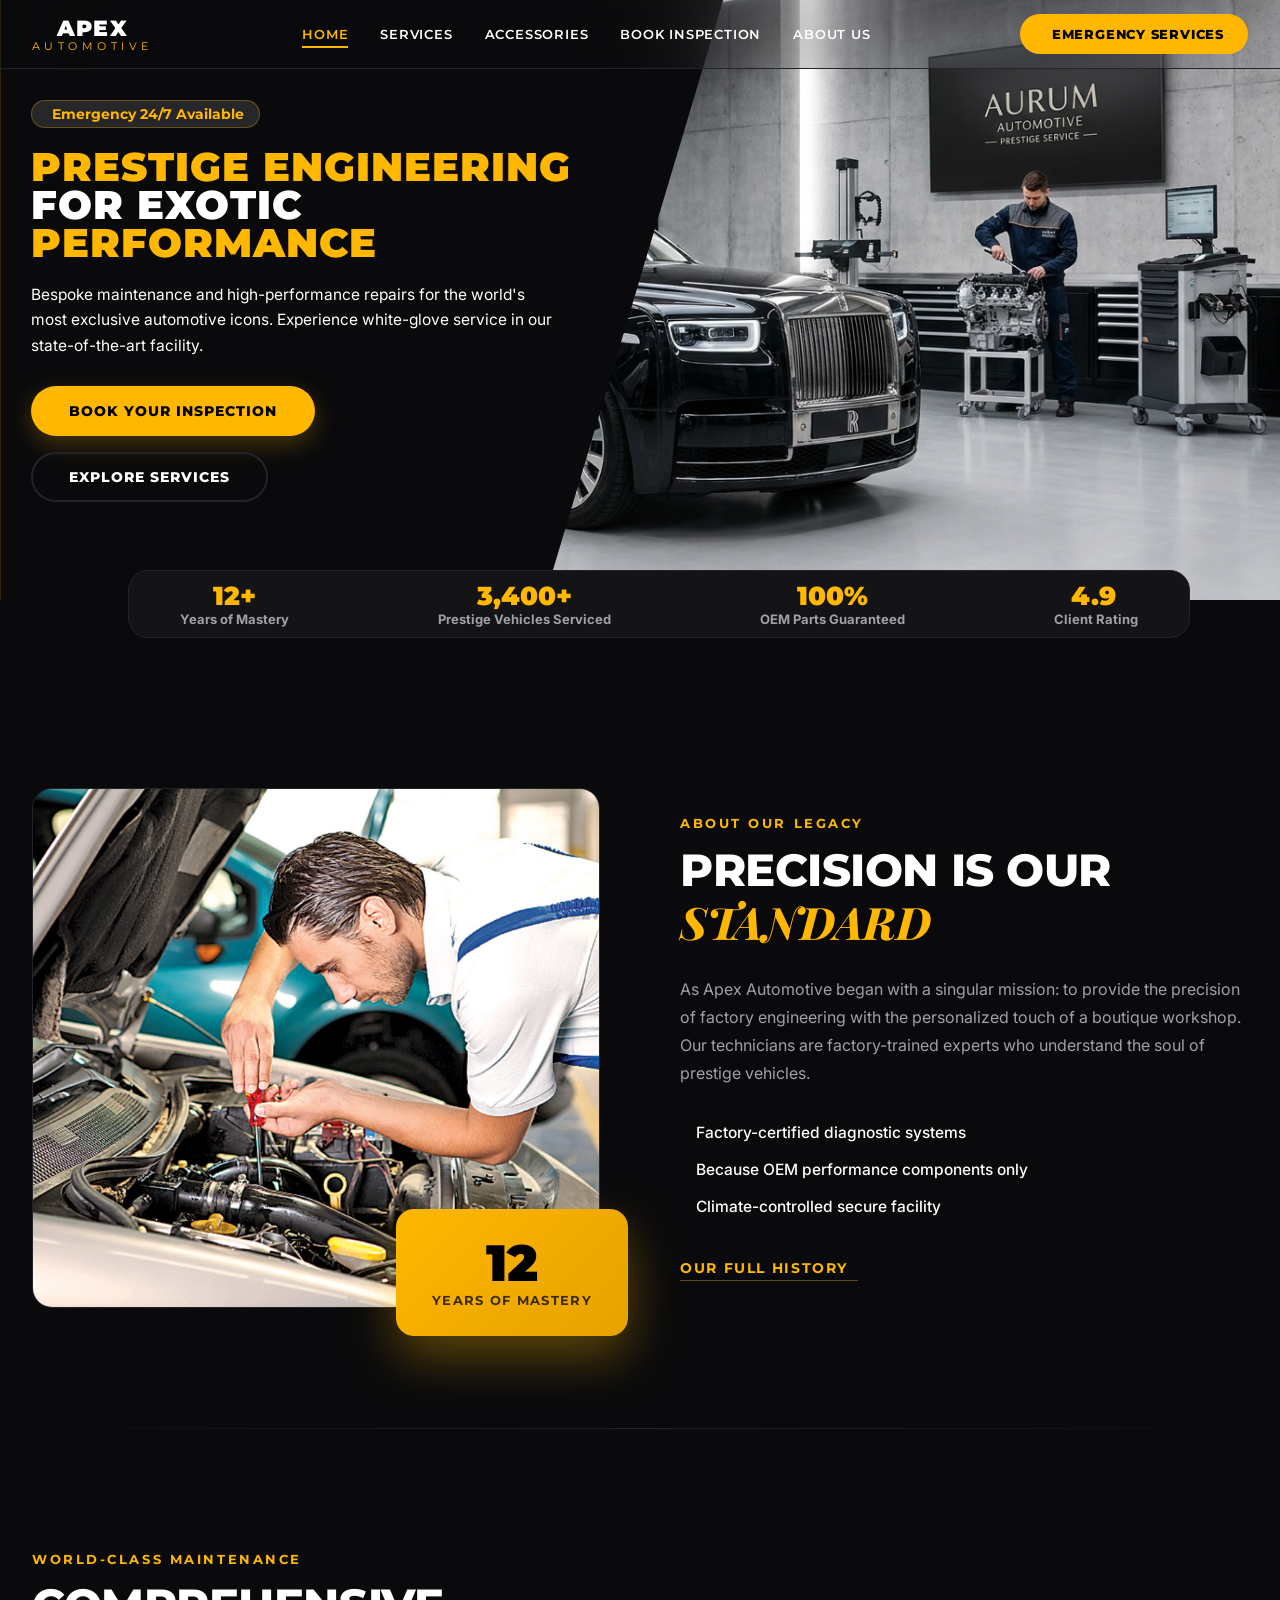
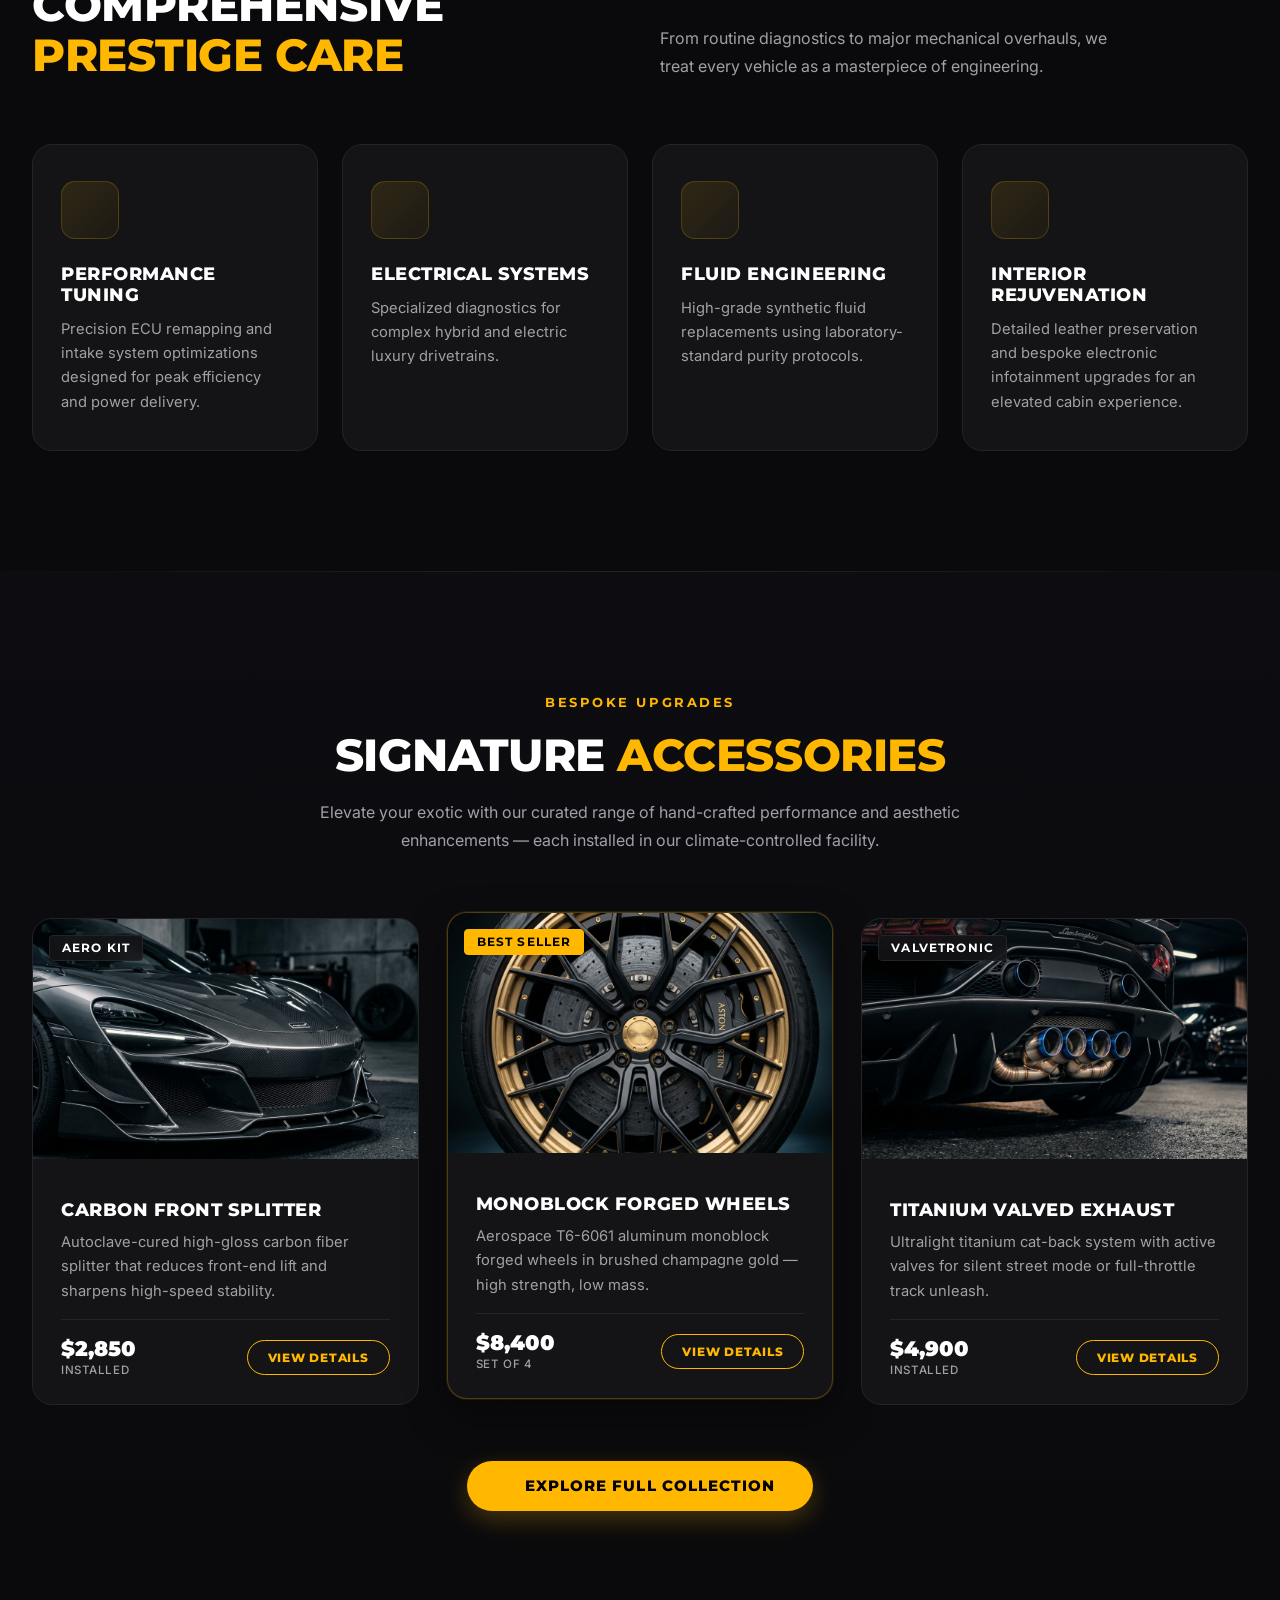
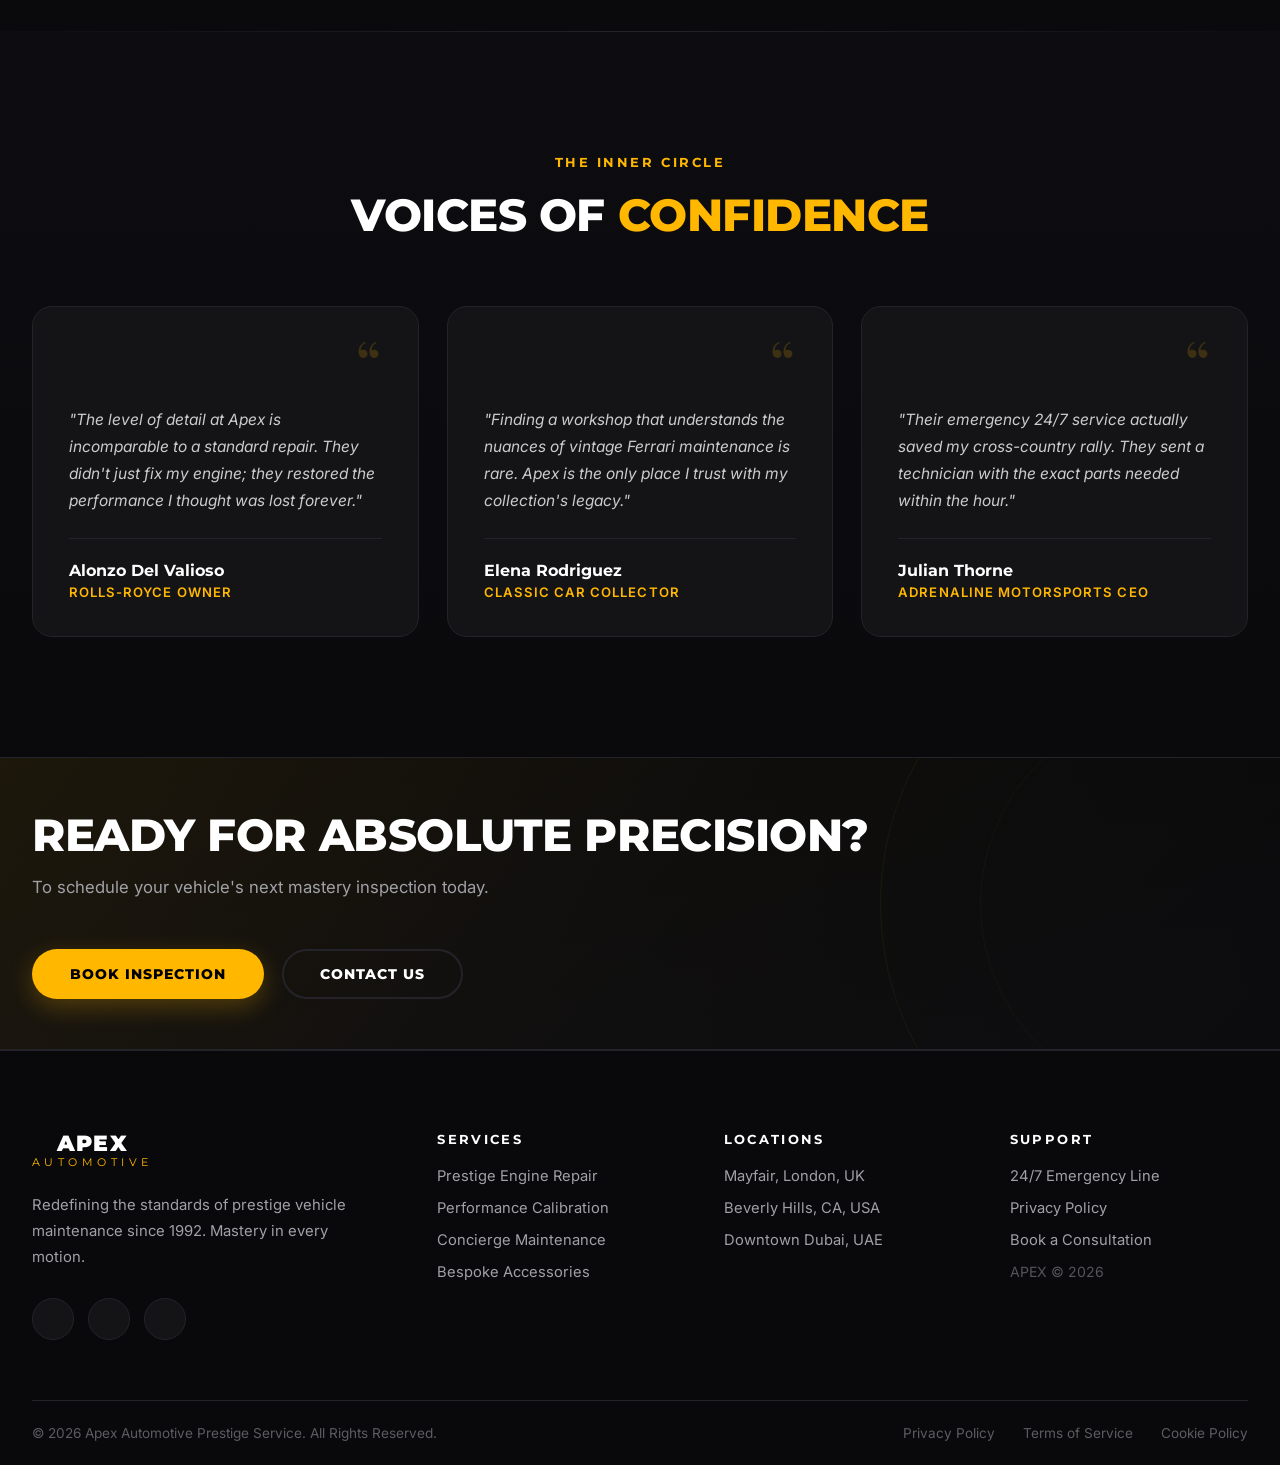
<file: index.html>
<!DOCTYPE html>
<html lang="en">
<head>
    <meta charset="UTF-8">
    <meta name="viewport" content="width=device-width, initial-scale=1.0">
    <title>Apex Automotive - Exotic Vehicle Prestige Service</title>
    <link href="https://fonts.googleapis.com/css2?family=Montserrat:ital,wght@0,300;0,400;0,500;0,600;0,700;0,800;0,900;1,400&family=Inter:wght@300;400;500;600;700&family=Playfair+Display:ital,wght@0,700;1,700&display=swap" rel="stylesheet">
    <link rel="stylesheet" href="https://cloudflare.com">
    <link rel="stylesheet" href="home.css">
</head>
<body id="body">
    <header class="nav-header">
        <SECTION>   
            <div class="nav-container">
                <a href="index.html" class="brand-logo">
                    <span class="logo-bold">APEX</span>
                    <span class="logo-thin">AUTOMOTIVE</span>
                </a>
                
                <nav class="nav-menu">
                    <a href="index.html" class="nav-link active">Home</a>
                    <a href="services.html" class="nav-link">Services</a>
                    <a href="accessories.html" class="nav-link">Accessories</a>
                    <a href="inspection.html" class="nav-link">Book Inspection</a>
                    <a href="#" class="nav-link">About Us</a>
                </nav>
                <a href="tel:+97142942245" class="emergency-btn">
                    <i class="fa-solid fa-phone"></i> Emergency Services
                </a>
            </div>
            <div class="phone">
                <a href="index.html" class="brand-logo">
                    <span class="logo-bold">APEX</span>
                    <span class="logo-thin">AUTOMOTIVE</span>
                </a>

                <details id="MyDropDown">
                    <summary>
                        <i class="fa-solid fa-bars"></i>
                    </summary>
                    <div id="nav-menu">
                        <a href="index.html" class="nav-link active">Home</a>
                        <a href="services.html" class="nav-link">Services</a>
                        <a href="accessories.html" class="nav-link ">Accessories</a>
                        <a href="inspection.html" class="nav-link">Book Inspection</a>
                        <a href="#" class="nav-link">About Us</a>
                        <a href="tel:+97142942245" class="emergency-btn">
                            <i class="fa-solid fa-phone"></i> Emergency Services
                        </a>
                    </div>
                    
                </details>
            </div>
        </SECTION>
    </header>

    <section class="hero-section" style="background-image: url('homehero.png');">
        <div id="hero-note" class="hero-note">
            <section>
                <div class="cert-badge">
                    <i class="fa-solid fa-circle-check"></i>
                    <span class="cert-note">Emergency 24/7 Available</span>
                </div>
                <h1 class="hero-title">Prestige Engineering <span>for Exotic</span> Performance</h1>
                <p class="hero-desc">
                    Bespoke maintenance and high-performance repairs for the world's most exclusive automotive icons. Experience white-glove service in our state-of-the-art facility.
                </p>
                <div class="hero-actions">
                    <a href="inspection.html" class="btn-primary">Book Your Inspection</a>
                    <a href="services.html" class="btn-outline">Explore Services</a>
                </div>
            </section>
        </div>
    </section>

    <div class="nav2">
        <p class="div-1">
            <span class="upper">12+</span> <br>
            <span class="lower">Years of Mastery</span>
        </p>
        <p class="div-1">
            <span class="upper">3,400+</span> <br>
            <span class="lower">Prestige Vehicles Serviced</span>
        </p>
        <p class="div-1">
            <span class="upper">100%</span> <br>
            <span class="lower">OEM Parts Guaranteed</span>
        </p>
        <p class="div-1">
            <span class="upper">4.9 <i class="fa-solid fa-star"></i></span> <br>
            <span class="lower">Client Rating</span>
        </p>
    </div>

    <section id="about" class="about-section">
        <div class="about-container">
            <div class="about-image-column">
                <div class="about-image-wrapper">
                    <img src="repeatedly.jpg" alt="Mechanic working on high performance engine block" class="about-main-image">
                    <div class="mastery-box">
                        <span class="mastery-number">12</span>
                        <span class="mastery-label">Years of Mastery</span>
                    </div>
                </div>
            </div>
    
            <div class="about-text-column">
                <span class="section-label">ABOUT OUR LEGACY</span>
                <h2 class="about-heading">Precision is Our <span class="gold-italic">Standard</span></h2>
                <p class="about-paragraph">
                    As Apex Automotive began with a singular mission: to provide the precision of factory engineering with the personalized touch of a boutique workshop. Our technicians are factory-trained experts who understand the soul of prestige vehicles.
                </p>
                
                <ul class="about-checklist">
                    <li>
                        <span class="check-icon"><i class="fa-solid fa-circle-check"></i></span>
                        <span class="check-text">Factory-certified diagnostic systems</span>
                    </li>
                    <li>
                        <span class="check-icon"><i class="fa-solid fa-circle-check"></i></span>
                        <span class="check-text">Because OEM performance components only</span>
                    </li>
                    <li>
                        <span class="check-icon"><i class="fa-solid fa-circle-check"></i></span>
                        <span class="check-text">Climate-controlled secure facility</span>
                    </li>
                </ul>

                <a href="#history" class="history-link">
                    OUR FULL HISTORY <i class="fa-solid fa-arrow-right"></i>
                </a>
            </div>
        </div>
    </section>

    <section id="services" class="services-section">
        <div class="services-container">
            <div class="services-top-row">
                <div class="services-header-left">
                    <span class="section-label">WORLD-CLASS MAINTENANCE</span>
                    <h2 class="services-title">Comprehensive <span class="gold-text">Prestige Care</span></h2>
                </div>
                <div class="services-header-right">
                    <p class="services-summary-desc">
                        From routine diagnostics to major mechanical overhauls, we treat every vehicle as a masterpiece of engineering.
                    </p>
                </div>
            </div>

            <div class="services-grid">
                <div class="service-card">
                    <div class="card-icon-box">
                        <i class="fa-solid fa-gauge-high"></i>
                    </div>
                    <div class="card-content">
                        <h3 class="card-title">Performance Tuning</h3>
                        <p class="card-text">Precision ECU remapping and intake system optimizations designed for peak efficiency and power delivery.</p>
                    </div>
                </div>

                <div class="service-card">
                    <div class="card-icon-box">
                        <i class="fa-solid fa-bolt"></i>
                    </div>
                    <div class="card-content">
                        <h3 class="card-title">Electrical Systems</h3>
                        <p class="card-text">Specialized diagnostics for complex hybrid and electric luxury drivetrains.</p>
                    </div>
                </div>

                <div class="service-card">
                    <div class="card-icon-box">
                        <i class="fa-solid fa-oil-can"></i>
                    </div>
                    <div class="card-content">
                        <h3 class="card-title">Fluid Engineering</h3>
                        <p class="card-text">High-grade synthetic fluid replacements using laboratory-standard purity protocols.</p>
                    </div>
                </div>

                <div class="service-card">
                    <div class="card-icon-box">
                        <i class="fa-solid fa-chair"></i>
                    </div>
                    <div class="card-content">
                        <h3 class="card-title">Interior Rejuvenation</h3>
                        <p class="card-text">Detailed leather preservation and bespoke electronic infotainment upgrades for an elevated cabin experience.</p>
                    </div>
                </div>

            </div>
        </div>
    </section>

    <section id="accessories-preview" class="accessories-preview-section">
        <div class="accessories-preview-container">

            <div class="accessories-preview-header">
                <span class="section-label">BESPOKE UPGRADES</span>
                <h2 class="accessories-preview-title">Signature <span class="gold-text">Accessories</span></h2>
                <p class="accessories-preview-subtitle">
                    Elevate your exotic with our curated range of hand-crafted performance and aesthetic enhancements — each installed in our climate-controlled facility.
                </p>
            </div>

            <div class="accessories-preview-grid">
                <div class="acc-prev-card">
                    <div class="acc-prev-image-box">
                        <img src="carbon_splitter.png" alt="Carbon Fiber Front Splitter">
                        <span class="acc-prev-badge">Aero Kit</span>
                    </div>
                    <div class="acc-prev-body">
                        <div class="acc-prev-stars">
                            <i class="fa-solid fa-star"></i><i class="fa-solid fa-star"></i>
                            <i class="fa-solid fa-star"></i><i class="fa-solid fa-star"></i>
                            <i class="fa-solid fa-star"></i>
                        </div>
                        <h3 class="acc-prev-title">Carbon Front Splitter</h3>
                        <p class="acc-prev-desc">Autoclave-cured high-gloss carbon fiber splitter that reduces front-end lift and sharpens high-speed stability.</p>
                        <div class="acc-prev-footer">
                            <span class="acc-prev-price">$2,850 <span class="acc-prev-suffix">Installed</span></span>
                            <a href="accessories.html" class="btn-acc-prev">View Details</a>
                        </div>
                    </div>
                </div>

                <div class="acc-prev-card acc-prev-card--featured">
                    <div class="acc-prev-image-box">
                        <img src="forged_wheel.png" alt="Monoblock Forged Wheels">
                        <span class="acc-prev-badge acc-prev-badge--gold">Best Seller</span>
                    </div>
                    <div class="acc-prev-body">
                        <div class="acc-prev-stars">
                            <i class="fa-solid fa-star"></i><i class="fa-solid fa-star"></i>
                            <i class="fa-solid fa-star"></i><i class="fa-solid fa-star"></i>
                            <i class="fa-solid fa-star"></i>
                        </div>
                        <h3 class="acc-prev-title">Monoblock Forged Wheels</h3>
                        <p class="acc-prev-desc">Aerospace T6-6061 aluminum monoblock forged wheels in brushed champagne gold — high strength, low mass.</p>
                        <div class="acc-prev-footer">
                            <span class="acc-prev-price">$8,400 <span class="acc-prev-suffix">Set of 4</span></span>
                            <a href="accessories.html" class="btn-acc-prev">View Details</a>
                        </div>
                    </div>
                </div>

                <!-- Card 3: Titanium Valved Exhaust -->
                <div class="acc-prev-card">
                    <div class="acc-prev-image-box">
                        <img src="valved_exhaust.png" alt="Titanium Valved Exhaust">
                        <span class="acc-prev-badge">Valvetronic</span>
                    </div>
                    <div class="acc-prev-body">
                        <div class="acc-prev-stars">
                            <i class="fa-solid fa-star"></i><i class="fa-solid fa-star"></i>
                            <i class="fa-solid fa-star"></i><i class="fa-solid fa-star"></i>
                            <i class="fa-solid fa-star"></i>
                        </div>
                        <h3 class="acc-prev-title">Titanium Valved Exhaust</h3>
                        <p class="acc-prev-desc">Ultralight titanium cat-back system with active valves for silent street mode or full-throttle track unleash.</p>
                        <div class="acc-prev-footer">
                            <span class="acc-prev-price">$4,900 <span class="acc-prev-suffix">Installed</span></span>
                            <a href="accessories.html" class="btn-acc-prev">View Details</a>
                        </div>
                    </div>
                </div>

            </div>

            <!-- CTA row -->
            <div class="accessories-preview-cta">
                <a href="accessories.html" class="btn-primary">
                    <i class="fa-solid fa-gem"></i>&nbsp; Explore Full Collection
                </a>
            </div>

        </div>
    </section>

    <!-- TESTIMONIALS SECTION (VOICES OF CONFIDENCE) -->
    <section class="testimonials-section">
        <div class="testimonials-container">
            <div class="testimonials-header">
                <span class="section-label">THE INNER CIRCLE</span>
                <h2 class="testimonials-title">Voices of <span class="gold-text">Confidence</span></h2>
            </div>

            <div class="testimonials-grid">
                
                <!-- Review Card 1 -->
                <div class="testimonial-card">
                    <div class="card-header">
                        <div class="star-rating">
                            <i class="fa-solid fa-star"></i>
                            <i class="fa-solid fa-star"></i>
                            <i class="fa-solid fa-star"></i>
                            <i class="fa-solid fa-star"></i>
                            <i class="fa-solid fa-star"></i>
                        </div>
                        <span class="quote-mark">“</span>
                    </div>
                    <p class="quote-text">
                        "The level of detail at Apex is incomparable to a standard repair. They didn't just fix my engine; they restored the performance I thought was lost forever."
                    </p>
                    <div class="author-details">
                        <h4 class="author-name">Alonzo Del Valioso</h4>
                        <span class="author-sub">Rolls-Royce Owner</span>
                    </div>
                </div>

                <!-- Review Card 2 -->
                <div class="testimonial-card">
                    <div class="card-header">
                        <div class="star-rating">
                            <i class="fa-solid fa-star"></i>
                            <i class="fa-solid fa-star"></i>
                            <i class="fa-solid fa-star"></i>
                            <i class="fa-solid fa-star"></i>
                            <i class="fa-solid fa-star"></i>
                        </div>
                        <span class="quote-mark">“</span>
                    </div>
                    <p class="quote-text">
                        "Finding a workshop that understands the nuances of vintage Ferrari maintenance is rare. Apex is the only place I trust with my collection's legacy."
                    </p>
                    <div class="author-details">
                        <h4 class="author-name">Elena Rodriguez</h4>
                        <span class="author-sub">Classic Car Collector</span>
                    </div>
                </div>

                <!-- Review Card 3 -->
                <div class="testimonial-card">
                    <div class="card-header">
                        <div class="star-rating">
                            <i class="fa-solid fa-star"></i>
                            <i class="fa-solid fa-star"></i>
                            <i class="fa-solid fa-star"></i>
                            <i class="fa-solid fa-star"></i>
                            <i class="fa-solid fa-star"></i>
                        </div>
                        <span class="quote-mark">“</span>
                    </div>
                    <p class="quote-text">
                        "Their emergency 24/7 service actually saved my cross-country rally. They sent a technician with the exact parts needed within the hour."
                    </p>
                    <div class="author-details">
                        <h4 class="author-name">Julian Thorne</h4>
                        <span class="author-sub">Adrenaline Motorsports CEO</span>
                    </div>
                </div>

            </div>
        </div>
    </section>

    <!-- CALL TO ACTION (CTA) SECTION -->
    <section class="cta-section">
        <div class="cta-container">
            <div class="cta-content">
                <h2 class="cta-title">Ready for Absolute Precision?</h2>
                <p class="cta-subtitle">To schedule your vehicle's next mastery inspection today.</p>
            </div>
            <div class="cta-actions">
                <a href="#booking" class="btn-primary">Book Inspection</a>
                <a href="#contact" class="btn-outline">Contact Us</a>
            </div>
        </div>
    </section>

    <!-- FOOTER SECTION -->
    <footer id="contact" class="footer-section">
        <div class="footer-content-container">
            <div class="footer-grid">
                <!-- Info column -->
                <div class="footer-info-column">
                    <a href="home.html" class="brand-logo footer-logo">
                        <span class="logo-bold">APEX</span>
                        <span class="logo-thin">AUTOMOTIVE</span>
                    </a>
                    <p class="footer-about-text">
                        Redefining the standards of prestige vehicle maintenance since 1992. Mastery in every motion.
                    </p>
                    <div class="footer-social-icons">
                        <a href="#" class="social-icon"><i class="fa-brands fa-instagram"></i></a>
                        <a href="#" class="social-icon"><i class="fa-brands fa-youtube"></i></a>
                        <a href="#" class="social-icon"><i class="fa-brands fa-x-twitter"></i></a>
                    </div>
                </div>

                <!-- Services Links -->
                <div class="footer-links-column">
                    <h3 class="footer-col-title">Services</h3>
                    <ul class="footer-links-list">
                        <li><a href="#">Prestige Engine Repair</a></li>
                        <li><a href="#">Performance Calibration</a></li>
                        <li><a href="#">Concierge Maintenance</a></li>
                        <li><a href="accessories.html">Bespoke Accessories</a></li>
                    </ul>
                </div>

                <!-- Locations Links -->
                <div class="footer-links-column">
                    <h3 class="footer-col-title">Locations</h3>
                    <ul class="footer-links-list">
                        <li><span class="location-item">Mayfair, London, UK</span></li>
                        <li><span class="location-item">Beverly Hills, CA, USA</span></li>
                        <li><span class="location-item">Downtown Dubai, UAE</span></li>
                    </ul>
                </div>

                <!-- Support Links -->
                <div class="footer-links-column">
                    <h3 class="footer-col-title">Support</h3>
                    <ul class="footer-links-list">
                        <li><a href="#">24/7 Emergency Line</a></li>
                        <li><a href="#">Privacy Policy</a></li>
                        <li><a href="#">Book a Consultation</a></li>
                        <li><span class="copyright-year">APEX © 2026</span></li>
                    </ul>
                </div>
            </div>

            <!-- Bottom Copyright Bar -->
            <div class="footer-bottom-bar">
                <p class="copyright-text">© 2026 Apex Automotive Prestige Service. All Rights Reserved.</p>
                <div class="footer-bottom-links">
                    <a href="#">Privacy Policy</a>
                    <a href="#">Terms of Service</a>
                    <a href="#">Cookie Policy</a>
                </div>
            </div>
        </div>
    </footer>



    <script>
        const dropdown = document.getElementById('MyDropDown');
        const hero = document.getElementById('hero-note');

        document.addEventListener('click', function (event) {
        if (dropdown.hasAttribute('open') && !dropdown.contains(event.target)) {
            dropdown.removeAttribute('open'); 
        }
        });

    </script>


</body>
</html>
</file>
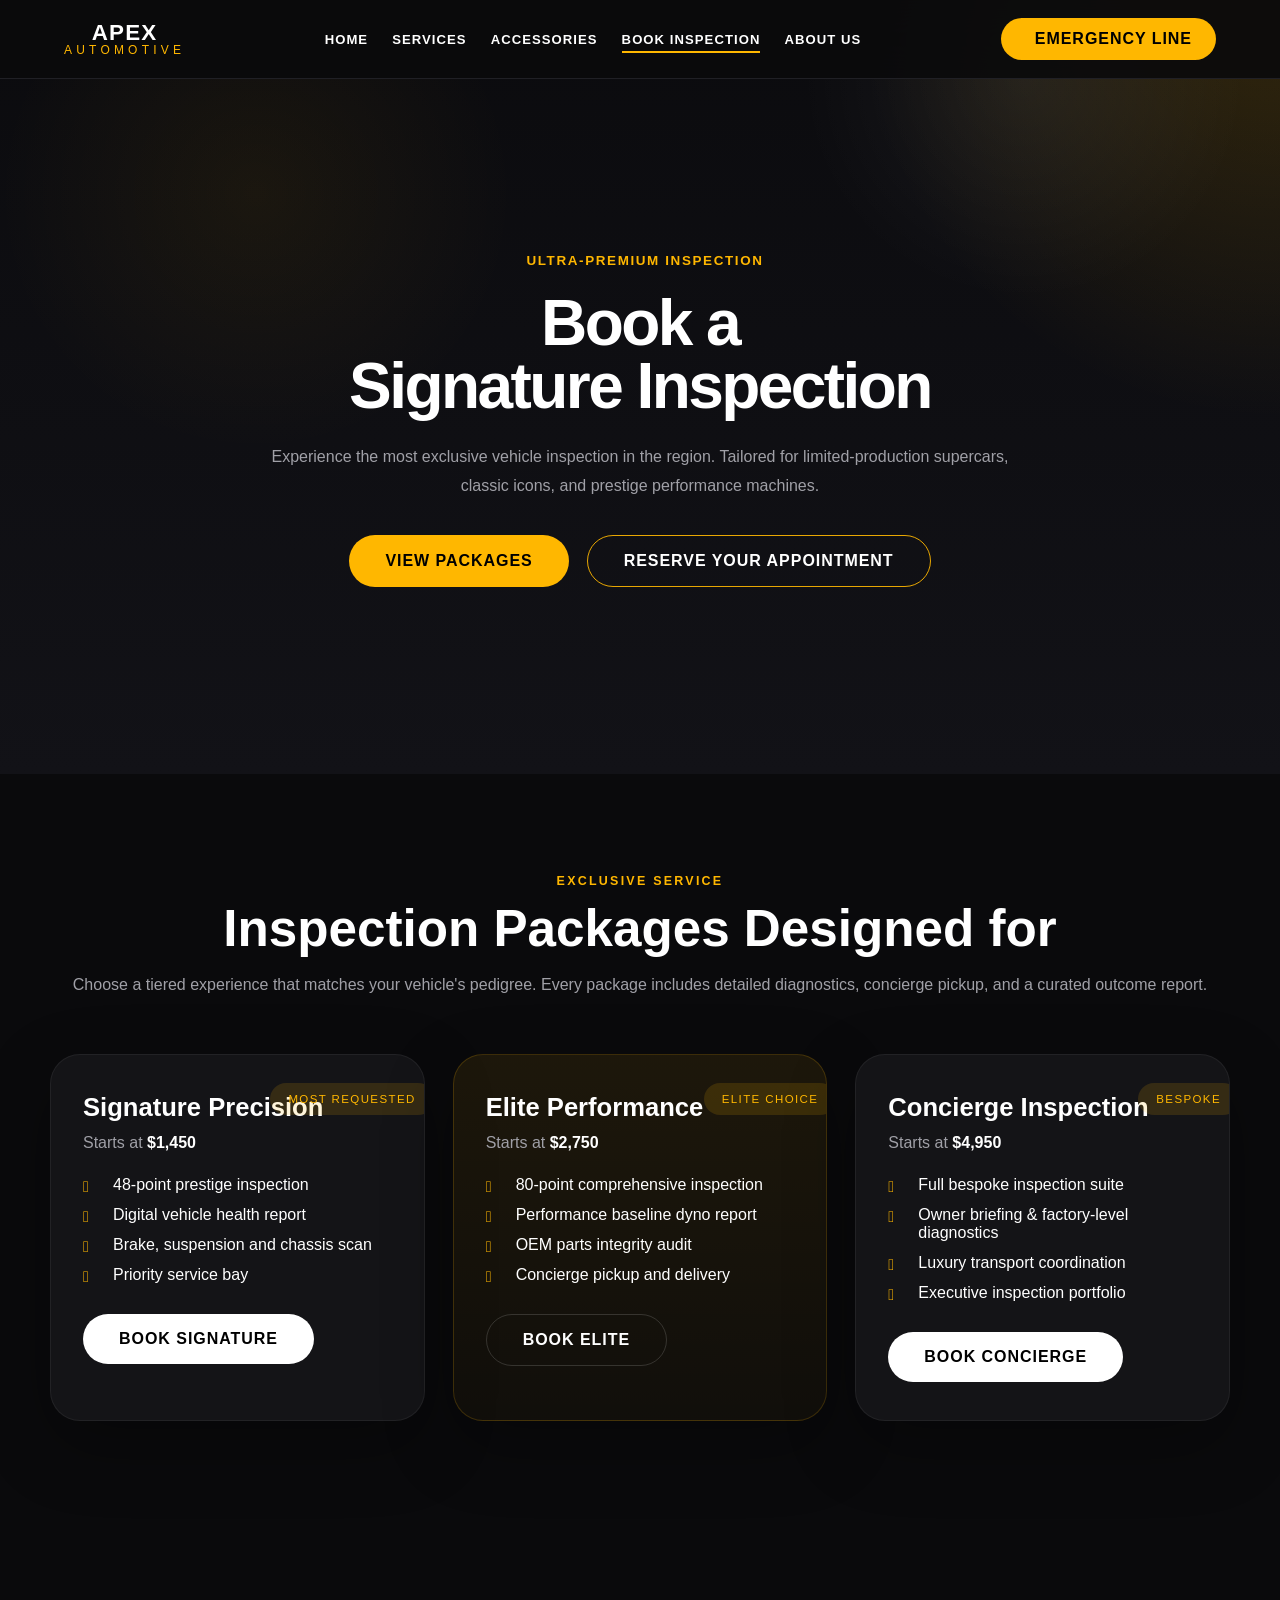
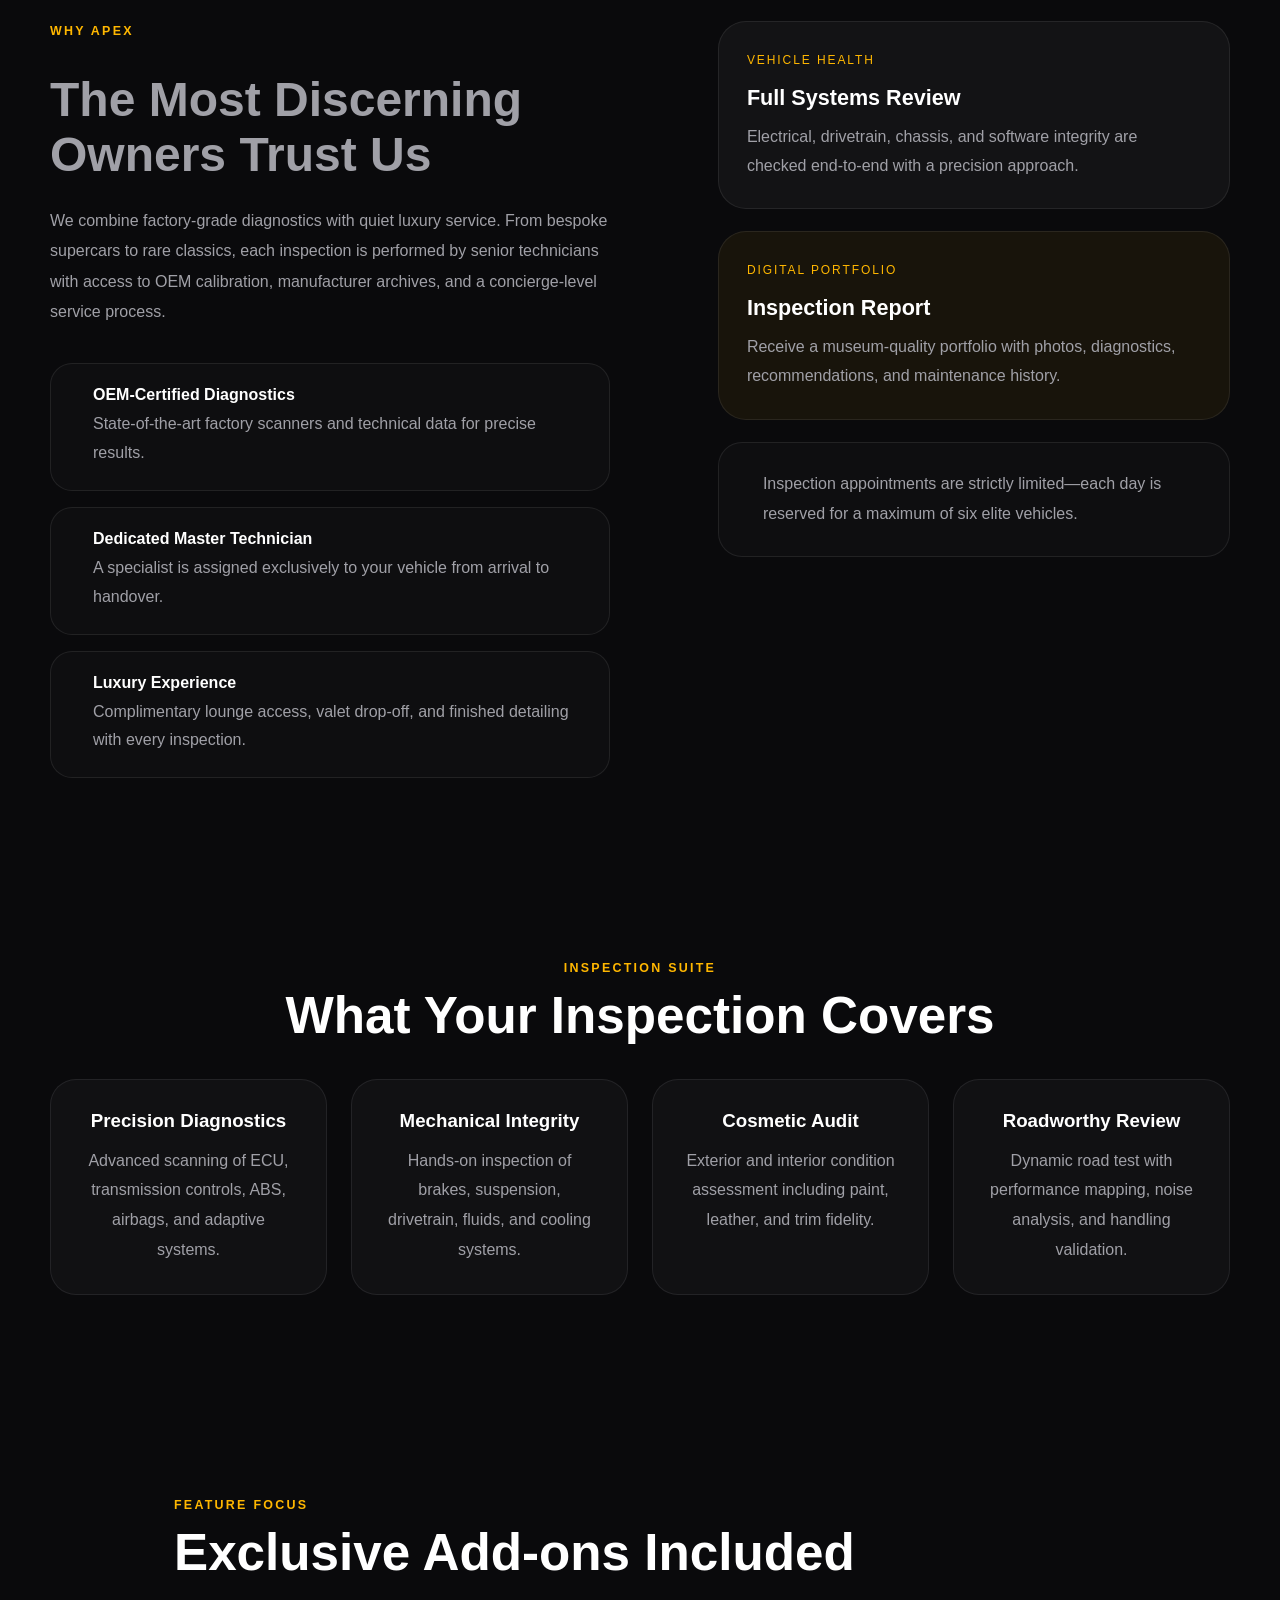
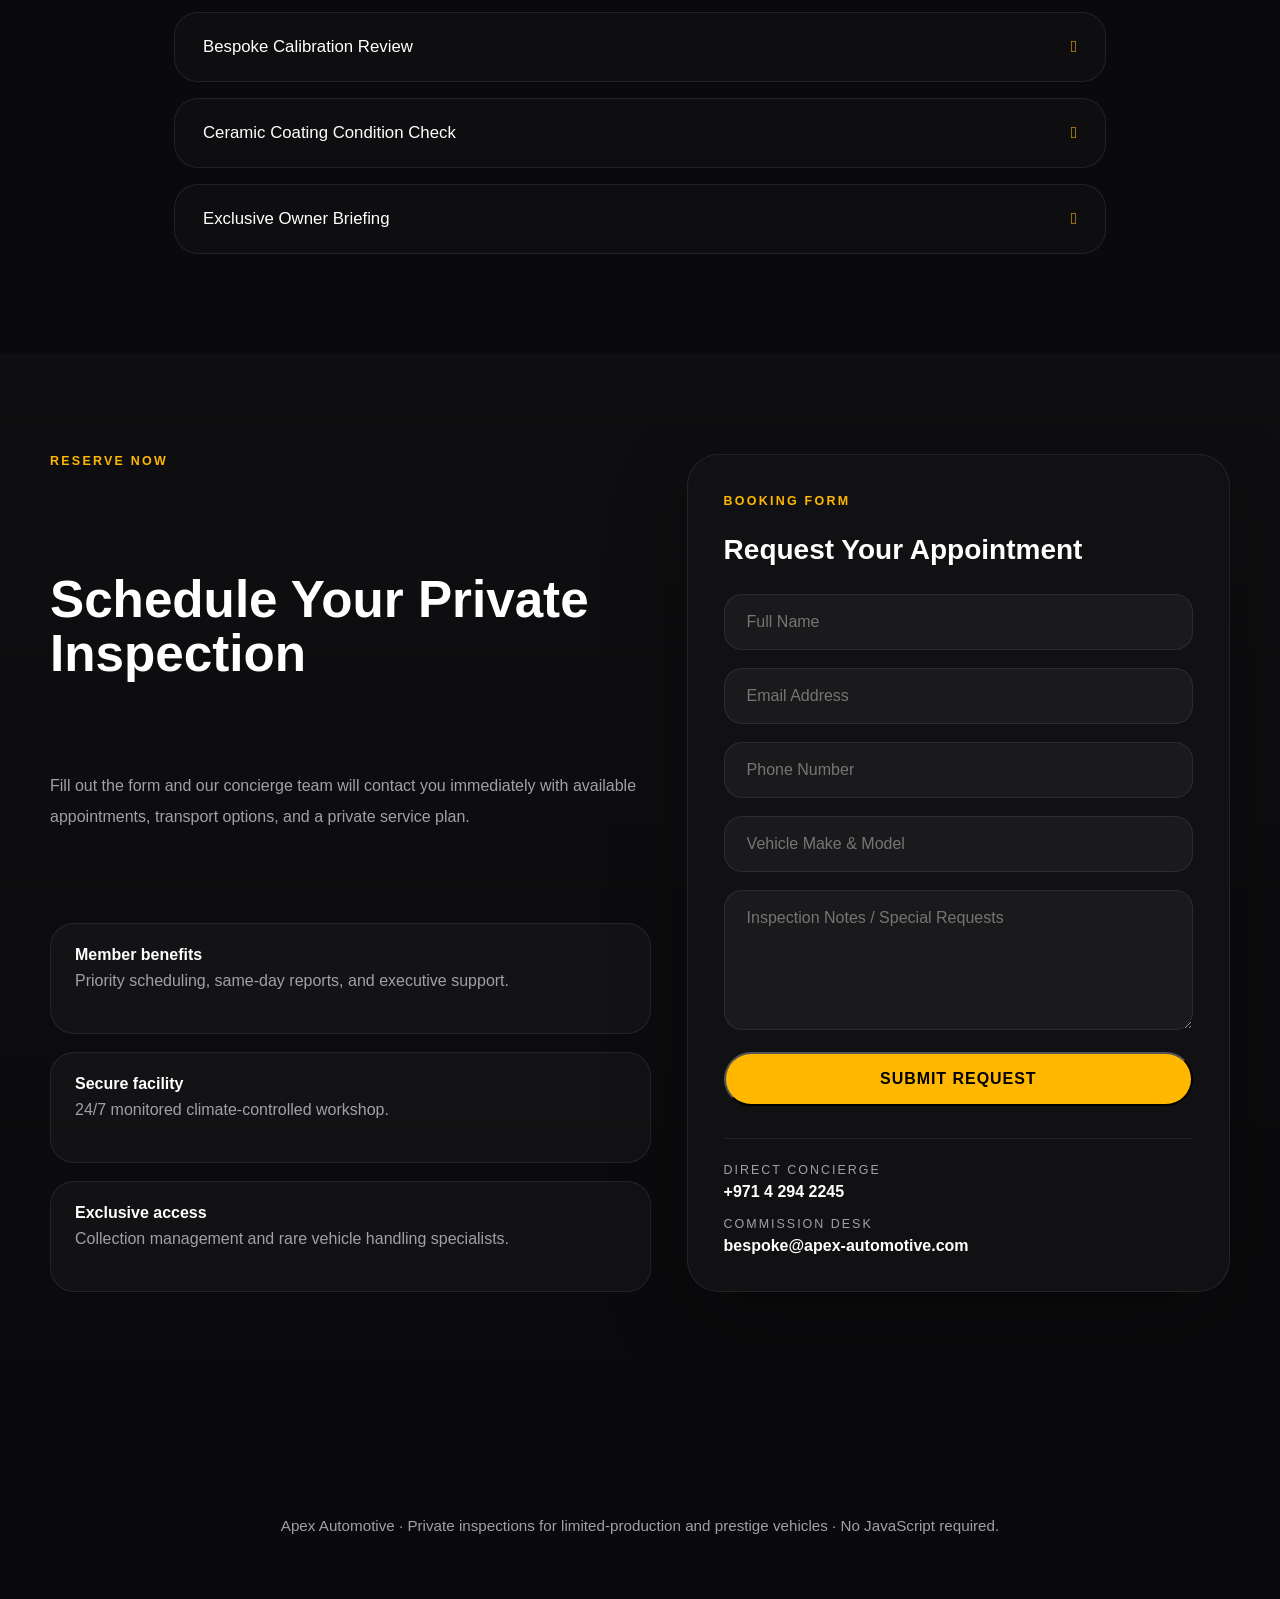
<file: inspection.html>
<!DOCTYPE html>
<html lang="en">

<head>
    <meta charset="UTF-8">
    <meta name="viewport" content="width=device-width, initial-scale=1.0">
    <title>Book Inspection - Apex Automotive</title>
    <link rel="stylesheet" href="https://cloudflare.com">
    <link rel="stylesheet" href="inspection.css">
</head>

<body>
    <header class="nav-header">
        <div class="nav-container">
            <a href="index.html" class="brand-logo">
                <span class="logo-bold">APEX</span>
                <span class="logo-thin">AUTOMOTIVE</span>
            </a>

            <nav class="nav-menu">
                <a href="index.html" class="nav-link ">Home</a>
                <a href="services.html" class="nav-link">Services</a>
                <a href="accessories.html" class="nav-link">Accessories</a>
                <a href="inspection.html" class="nav-link active">Book Inspection</a>
                <a href="#about" class="nav-link">About Us</a>
            </nav>

            <a href="tel:+2347063379212" class="emergency-btn">
                <i class="fa-solid fa-phone"></i> Emergency Line
            </a>
        </div>
    </header>

    <section class="hero-section">
        <div class="hero-overlay"></div>
        <div class="hero-content">
            <span class="hero-badge"><i class="fa-solid fa-gem"></i> Ultra-Premium Inspection</span>
            <h1 class="hero-title">Book a<br><span class="gold-text">Signature Inspection</span></h1>
            <p class="hero-subtitle">
                Experience the most exclusive vehicle inspection in the region. Tailored for limited-production
                supercars, classic icons, and prestige performance machines.
            </p>
            <div class="hero-actions">
                <a href="#packages" class="btn-primary">View Packages</a>
                <a href="#reserve" class="btn-outline">Reserve Your Appointment</a>
            </div>
        </div>
    </section>

    <section id="packages" class="packages-section">
        <div class="section-intro">
            <span class="section-label">EXCLUSIVE SERVICE</span>
            <h2 class="section-title">Inspection Packages Designed for</h2>
            <p class="section-description">Choose a tiered experience that matches your vehicle's pedigree. Every
                package includes detailed diagnostics, concierge pickup, and a curated outcome report.</p>
        </div>

        <div class="packages-grid">
            <article class="package-card">
                <div class="package-ribbon">Most Requested</div>
                <h3 class="package-title">Signature Precision</h3>
                <p class="package-price">Starts at <strong>$1,450</strong></p>
                <ul class="package-items">
                    <li>48-point prestige inspection</li>
                    <li>Digital vehicle health report</li>
                    <li>Brake, suspension and chassis scan</li>
                    <li>Priority service bay</li>
                </ul>
                <a href="#reserve" class="btn-card">Book Signature</a>
            </article>

            <article class="package-card package-card-elite">
                <div class="package-ribbon">Elite Choice</div>
                <h3 class="package-title">Elite Performance</h3>
                <p class="package-price">Starts at <strong>$2,750</strong></p>
                <ul class="package-items">
                    <li>80-point comprehensive inspection</li>
                    <li>Performance baseline dyno report</li>
                    <li>OEM parts integrity audit</li>
                    <li>Concierge pickup and delivery</li>
                </ul>
                <a href="#reserve" class="btn-card btn-card-inverse">Book Elite</a>
            </article>

            <article class="package-card">
                <div class="package-ribbon">Bespoke</div>
                <h3 class="package-title">Concierge Inspection</h3>
                <p class="package-price">Starts at <strong>$4,950</strong></p>
                <ul class="package-items">
                    <li>Full bespoke inspection suite</li>
                    <li>Owner briefing & factory-level diagnostics</li>
                    <li>Luxury transport coordination</li>
                    <li>Executive inspection portfolio</li>
                </ul>
                <a href="#reserve" class="btn-card">Book Concierge</a>
            </article>
        </div>
    </section>

    <section id="why" class="why-section">
        <div class="why-grid">
            <div class="why-copy">
                <span class="section-label">WHY APEX</span>
                <h2 class="why-title">The Most Discerning Owners Trust Us</h2>
                <p class="why-text">We combine factory-grade diagnostics with quiet luxury service. From bespoke
                    supercars to rare classics, each inspection is performed by senior technicians with access to OEM
                    calibration, manufacturer archives, and a concierge-level service process.</p>
                <div class="why-features">
                    <div class="why-feature">
                        <i class="fa-solid fa-check"></i>
                        <div>
                            <h4>OEM-Certified Diagnostics</h4>
                            <p>State-of-the-art factory scanners and technical data for precise results.</p>
                        </div>
                    </div>
                    <div class="why-feature">
                        <i class="fa-solid fa-star"></i>
                        <div>
                            <h4>Dedicated Master Technician</h4>
                            <p>A specialist is assigned exclusively to your vehicle from arrival to handover.</p>
                        </div>
                    </div>
                    <div class="why-feature">
                        <i class="fa-solid fa-car-side"></i>
                        <div>
                            <h4>Luxury Experience</h4>
                            <p>Complimentary lounge access, valet drop-off, and finished detailing with every
                                inspection.</p>
                        </div>
                    </div>
                </div>
            </div>
            <div class="why-visual">
                <div class="feature-card">
                    <span class="feature-tag">Vehicle Health</span>
                    <h3>Full Systems Review</h3>
                    <p>Electrical, drivetrain, chassis, and software integrity are checked end-to-end with a precision
                        approach.</p>
                </div>
                <div class="feature-card feature-card-secondary">
                    <span class="feature-tag">Digital Portfolio</span>
                    <h3>Inspection Report</h3>
                    <p>Receive a museum-quality portfolio with photos, diagnostics, recommendations, and maintenance
                        history.</p>
                </div>
                <div class="feature-note">
                    <i class="fa-solid fa-lock"></i>
                    <p>Inspection appointments are strictly limited—each day is reserved for a maximum of six elite
                        vehicles.</p>
                </div>
            </div>
        </div>
    </section>

    <section class="inspection-details-section">
        <div class="section-label">INSPECTION SUITE</div>
        <h2 class="section-title">What Your Inspection Covers</h2>
        <div class="details-grid">
            <article class="detail-card">
                <h3>Precision Diagnostics</h3>
                <p>Advanced scanning of ECU, transmission controls, ABS, airbags, and adaptive systems.</p>
            </article>
            <article class="detail-card">
                <h3>Mechanical Integrity</h3>
                <p>Hands-on inspection of brakes, suspension, drivetrain, fluids, and cooling systems.</p>
            </article>
            <article class="detail-card">
                <h3>Cosmetic Audit</h3>
                <p>Exterior and interior condition assessment including paint, leather, and trim fidelity.</p>
            </article>
            <article class="detail-card">
                <h3>Roadworthy Review</h3>
                <p>Dynamic road test with performance mapping, noise analysis, and handling validation.</p>
            </article>
        </div>
    </section>

    <section class="accordion-section">
        <div class="section-label">FEATURE FOCUS</div>
        <h2 class="section-title">Exclusive Add-ons Included</h2>
        <div class="accordion-wrap">
            <div class="accordion-item">
                <input type="checkbox" id="accordion-1" class="accordion-input">
                <label for="accordion-1" class="accordion-title">Bespoke Calibration Review</label>
                <div class="accordion-body">
                    <p>We verify that your vehicle is running the correct calibration for your market, fuel quality, and
                        driving profile. Any firmware or software maintenance is documented in the final portfolio.</p>
                </div>
            </div>
            <div class="accordion-item">
                <input type="checkbox" id="accordion-2" class="accordion-input">
                <label for="accordion-2" class="accordion-title">Ceramic Coating Condition Check</label>
                <div class="accordion-body">
                    <p>Our detail specialists inspect factory ceramics, paint protection films, and glass treatments for
                        condition, adhesion, and visual integrity.</p>
                </div>
            </div>
            <div class="accordion-item">
                <input type="checkbox" id="accordion-3" class="accordion-input">
                <label for="accordion-3" class="accordion-title">Exclusive Owner Briefing</label>
                <div class="accordion-body">
                    <p>After inspection, a senior technician reviews findings with you or your representative, outlining
                        exact maintenance priorities and service recommendations.</p>
                </div>
            </div>
        </div>
    </section>

    <section id="reserve" class="reserve-section">
        <div class="reserve-grid">
            <div class="reserve-copy">
                <span class="section-label">RESERVE NOW</span>
                <h2 class="reserve-title">Schedule Your Private Inspection</h2>
                <p class="reserve-text">Fill out the form and our concierge team will contact you immediately with
                    available appointments, transport options, and a private service plan.</p>
                <div class="reserve-highlights">
                    <div>
                        <strong>Member benefits</strong>
                        <p>Priority scheduling, same-day reports, and executive support.</p>
                    </div>
                    <div>
                        <strong>Secure facility</strong>
                        <p>24/7 monitored climate-controlled workshop.</p>
                    </div>
                    <div>
                        <strong>Exclusive access</strong>
                        <p>Collection management and rare vehicle handling specialists.</p>
                    </div>
                </div>
            </div>
            <div class="reserve-form-card">
                <div class="reserve-card-header">
                    <span class="section-label">BOOKING FORM</span>
                    <h3 class="reserve-card-title">Request Your Appointment</h3>
                </div>
                <form class="reserve-form" action="#" method="POST">
                    <div class="form-row">
                        <input type="text" name="name" placeholder="Full Name" required class="form-input">
                    </div>
                    <div class="form-row">
                        <input type="email" name="email" placeholder="Email Address" required class="form-input">
                    </div>
                    <div class="form-row">
                        <input type="tel" name="phone" placeholder="Phone Number" required class="form-input">
                    </div>
                    <div class="form-row">
                        <input type="text" name="vehicle" placeholder="Vehicle Make & Model" required
                            class="form-input">
                    </div>
                    <div class="form-row">
                        <textarea name="notes" placeholder="Inspection Notes / Special Requests" rows="4"
                            class="form-input form-textarea"></textarea>
                    </div>
                    <button type="submit" class="btn-primary btn-submit">Submit Request</button>
                </form>
                <div class="contact-strip">
                    <div>
                        <p class="strip-label">Direct Concierge</p>
                        <a href="tel:+97142942245" class="strip-link">+971 4 294 2245</a>
                    </div>
                    <div>
                        <p class="strip-label">Commission Desk</p>
                        <a href="mailto:bespoke@apex-automotive.com"
                            class="strip-link">bespoke@apex-automotive.com</a>
                    </div>
                </div>
            </div>
        </div>
    </section>

    <footer class="footer-section">
        <p class="footer-note">Apex Automotive · Private inspections for limited-production and prestige vehicles · No
            JavaScript required.</p>
    </footer>
</body>

</html>
</file>
<file: home.css>
:root {
    --color-bg-dark:       #0a0a0c;
    --color-bg-card:       #141417;
    --color-bg-input:      #1a1a1f;
    --color-gold:          #ffb700;
    --color-gold-hover:    #dca134;
    --color-gold-rgb:      255, 183, 0;
    --color-text-white:    #ffffff;
    --color-text-muted:    #a0a0a7;
    --color-border:        #232329;
    --color-border-glow:   rgba(255, 183, 0, 0.2);

    /* Typography */
    --font-heading: 'Montserrat', sans-serif;
    --font-display: 'Playfair Display', serif;
    --font-body:    'Inter', sans-serif;

    /* Animation */
    --transition: all 0.3s cubic-bezier(0.4, 0, 0.2, 1);
}

*,
*::before,
*::after {
    margin: 0;
    padding: 0;
    box-sizing: border-box;
}

html {
    scroll-behavior: smooth;
    font-family: 'Inter', sans-serif;
    background-color: #0a0a0c;
    color: #a0a0a7;
    overflow-x: hidden;
}

body {
    overflow-x: hidden !important; width: 100%;
    background-color: #0a0a0c;
    -webkit-font-smoothing: antialiased;
}

h1, h2, h3, h4, h5, h6 {
    font-family: 'Montserrat', sans-serif;
    color: #fff;
    font-weight: 800;
}

a {
    text-decoration: none;
    transition: all 0.3s cubic-bezier(0.4, 0, 0.2, 1);
}

img {
    display: block;
    max-width: 100%;
}

.gold-text {
    color: #ffb700;
}

.gold-italic {
    color: #ffb700;
    font-family: 'Playfair Display', serif;
    font-style: italic;
}

.section-label {
    display: inline-block;
    color: #ffb700;
    font-family: 'Montserrat', sans-serif;
    font-size: 0.8rem;
    font-weight: 700;
    letter-spacing: 0.2em;
    text-transform: uppercase;
    margin-bottom: 14px;
}

.btn-primary {
    display: inline-block;
    background-color: #ffb700;
    color: #000;
    font-family: 'Montserrat', sans-serif;
    font-weight: 800;
    font-size: 0.9rem;
    text-transform: uppercase;
    letter-spacing: 0.07em;
    padding: 16px 38px;
    border-radius: 50px;
    box-shadow: 0 8px 24px rgba(255, 183, 0, 0.25);
    transition: all 0.3s cubic-bezier(0.4, 0, 0.2, 1);
}

.btn-primary:hover {
    background-color: #fff;
    transform: translateY(-3px);
    box-shadow: 0 14px 32px rgba(255, 255, 255, 0.12);
}

.btn-outline {
    display: inline-block;
    border: 2px solid var(--color-border);
    color: #fff;
    font-family: var(--font-heading);
    font-weight: 800;
    font-size: 0.9rem;
    text-transform: uppercase;
    letter-spacing: 0.07em;
    padding: 14px 36px;
    border-radius: 50px;
    transition: var(--transition);
}

.btn-outline:hover {
    border-color: var(--color-gold);
    color: var(--color-gold);
    transform: translateY(-3px);
    background-color: rgba(var(--color-gold-rgb), 0.04);
}

.phone{
    display: none;
}

/* ============================================================
   STICKY NAVIGATION
   ============================================================ */
.nav-header {
    position: fixed;
    top: 0; left: 0;
    width: 100%;
    z-index: 1000;
    backdrop-filter: blur(60px) saturate(180%);
    -webkit-backdrop-filter: blur(60px) saturate(180%);
    border-bottom: 1px solid var(--color-border);
    transition: var(--transition);
}

.nav-container {
    max-width: 1280px;
    margin: 0 auto;
    padding: 14px 32px;
    display: flex;
    align-items: center;
    justify-content: space-between;
    gap: 20px;
}

/* Brand Logo */
.brand-logo {
    display: flex;
    flex-direction: column;
    line-height: 1.1;
    text-align: center;
}

.logo-bold {
    font-family: var(--font-heading);
    font-weight: 900;
    font-size: 1.4rem;
    letter-spacing: 0.06em;
    color: var(--color-text-white);
}

.logo-thin {
    font-family: var(--font-heading);
    font-weight: 400;
    font-size: 0.7rem;
    letter-spacing: 0.4em;
    color: var(--color-gold);
}

/* Nav Links */
.nav-menu {
    display: flex;
    align-items: center;
    gap: 32px;
}

.nav-link {
    font-family: var(--font-heading);
    font-weight: 600;
    font-size: 0.82rem;
    text-transform: uppercase;
    letter-spacing: 0.06em;
    color: var(--color-text-white);
    padding: 6px 0;
    position: relative;
}

.nav-link::after {
    content: '';
    position: absolute;
    bottom: 0;
    left: 0;
    width: 0;
    height: 2px;
    background-color: var(--color-gold);
    transition: var(--transition);
}

.nav-link:hover,
.nav-link.active {
    color: var(--color-gold);
}

.nav-link:hover::after,
.nav-link.active::after {
    display: inline-block; width: 100%;
}


/* Emergency Button */
.emergency-btn {
    display: inline-flex;
    align-items: center;
    gap: 8px;
    background-color: var(--color-gold);
    color: #000;
    font-family: var(--font-heading);
    font-weight: 800;
    font-size: 0.82rem;
    text-transform: uppercase;
    letter-spacing: 0.06em;
    padding: 12px 24px;
    border-radius: 50px;
    transition: var(--transition);
    white-space: nowrap;
}

.emergency-btn:hover {
    background-color: #fff;
    transform: translateY(-2px);
    box-shadow: 0 6px 18px rgba(var(--color-gold-rgb), 0.3);
}

/* ============================================================
   5. HERO SECTION — exactly like return.html / return.css
   ============================================================ */
.hero-section {
    display: flex;
    width: 100%;
    height: 600px;
    background-position: right;
    background-size: cover;
    background-repeat: no-repeat;
    align-items: center;
    overflow: hidden;
}

/* Slanted left panel — exactly like return.css .hero-note */
.hero-note {
    display: flex;
    clip-path: polygon(0% 0%, 100% 0%, 65% 100%, 0% 100%);
    width: 60%;
    height: 100vh;
    background-color: var(--color-bg-dark);
    padding: 0 30px;
    position: relative;
    z-index: 2;
    align-items: center;
    overflow: hidden;
    border: 1px solid rgba(var(--color-gold-rgb), 0.15);
}

/* Cert badge — exactly like return.css .cert-badge */
.cert-badge {
    display: inline-flex;
    gap: 5px;
    border: 1px solid rgba(var(--color-gold-rgb), 0.3);
    background-color: rgba(204, 204, 204, 0.15);
    padding: 5px 15px;
    align-items: center;
    border-radius: 15px;
}

.cert-badge i {
    color: var(--color-gold);
}

.cert-note {
    color: var(--color-gold);
    font-family: var(--font-heading);
    font-size: 0.85rem;
    font-weight: 700;
}

/* Hero title — exactly like return.css .hero-title */
.hero-title {
    width: 80%;
    color: var(--color-gold);
    font-size: 2.5rem;
    margin: 20px 0;
    line-height: 0.95;
    overflow: hidden;
    letter-spacing: 1px;
    font-family: var(--font-heading);
    font-weight: 900;
    text-transform: uppercase;
}

/* span inside hero-title — like return.css .hero-title span (green → Aurum white accent) */
.hero-title span {
    color: #fff;
}

/* Hero desc — exactly like return.css .hero-desc */
.hero-desc {
    width: 75%;
    color: #fff;
    font-size: 0.97rem;
    line-height: 1.65;
}

/* Buttons row — keep as-is since return.html doesn't have action buttons */
.hero-actions {
    display: flex;
    gap: 16px; width: 70%;
    flex-wrap: wrap;
    margin-top: 28px;
}

/* ============================================================
   5b. FLOATING STATS BAR — exactly like return.css .nav2
   ============================================================ */
.nav2 {
    display: flex;
    justify-content: space-between;
    padding: 10px 4%;
    margin: 0 10%;
    background-color: var(--color-bg-card);
    border-radius: 20px;
    position: relative;
    width: 83%;
    bottom: 30px;
    gap: 10px;
    border: 1px solid var(--color-border);
    z-index: 3;
}

.div-1 {
    display: inline-block;
    align-items: center;
    text-align: center;
    line-height: 1.2;
}

.upper {
    display: inline-flex;
    align-items: center;
    font-size: 1.6rem;
    font-family: var(--font-heading);
    font-weight: 900;
    color: var(--color-gold);
    text-wrap: inherit;
    gap: 5px;
}

.upper .fa-star {
    font-size: 1.2rem;
    color: var(--color-gold);
}

.lower {
    font-size: 13px;
    font-weight: 700;
    color: var(--color-text-muted);
    display: block;
}

/* ============================================================
   6. ABOUT SECTION

   ============================================================ */
#about {
    padding: 120px 32px;
    /* background: linear-gradient(180deg, var(--color-bg-dark) 0%, #0d0d11 100%); */
    position: relative;
}

.about-section::before {
    content: '';
    position: absolute;
    top: 0;
    left: 0;
    right: 0;
    height: 1px;
    /* background: linear-gradient(90deg, transparent, var(--color-border), transparent); */
}

.about-container {
    max-width: 1280px;
    margin: 0 auto;
    display: grid;
    grid-template-columns: 1fr 1fr;
    gap: 80px;
    align-items: center;
}

/* Image column */
.about-image-column {
    position: relative;
}

.about-image-wrapper {
    position: relative;
    border-radius: 20px;
    overflow: visible;
}

.about-main-image {
    width: 100%;
    height: 520px;
    object-fit: cover;
    border-radius: 20px;
    border: 1px solid var(--color-border);
    display: block;
    transition: transform 0.6s ease;
}

.about-image-wrapper:hover .about-main-image {
    transform: scale(1.02);
}

/* Floating mastery box */
.mastery-box {
    position: absolute;
    bottom: -28px;
    right: -28px;
    background: linear-gradient(135deg, var(--color-gold) 0%, #e6a200 100%);
    color: #000;
    border-radius: 18px;
    padding: 28px 36px;
    display: flex;
    flex-direction: column;
    align-items: center;
    gap: 4px;
    box-shadow: 0 20px 50px rgba(var(--color-gold-rgb), 0.35);
    z-index: 10;
    animation: floatBox 4s ease-in-out infinite;
}

@keyframes floatBox {
    0%, 100% { transform: translateY(0); }
    50%       { transform: translateY(-8px); }
}

.mastery-number {
    font-family: var(--font-heading);
    font-size: 3.2rem;
    font-weight: 900;
    line-height: 1;
    color: #000;
}

.mastery-label {
    font-family: var(--font-heading);
    font-size: 0.82rem;
    font-weight: 700;
    text-transform: uppercase;
    letter-spacing: 0.1em;
    color: rgba(0, 0, 0, 0.75);
    white-space: nowrap;
}

/* Text column */
.about-text-column {
    display: flex;
    flex-direction: column;
}

.about-heading {
    font-size: clamp(2.2rem, 3.5vw, 3rem);
    line-height: 1.15;
    text-transform: uppercase;
    margin-bottom: 24px;
    letter-spacing: -0.01em;
}

.about-paragraph {
    font-size: 1rem;
    line-height: 1.75;
    color: var(--color-text-muted);
    margin-bottom: 36px;
}

/* Checklist */
.about-checklist {
    list-style: none;
    display: flex;
    flex-direction: column;
    gap: 18px;
    margin-bottom: 44px;
}

.about-checklist li {
    display: flex;
    align-items: center;
    gap: 16px;
}

.check-icon {
    color: var(--color-gold);
    font-size: 1.1rem;
    flex-shrink: 0;
    filter: drop-shadow(0 0 6px rgba(var(--color-gold-rgb), 0.4));
}

.check-text {
    font-size: 0.97rem;
    color: var(--color-text-white);
    font-weight: 500;
}

/* History link */
.history-link {
    display: inline-flex;
    align-items: center;
    gap: 10px;
    color: var(--color-gold);
    font-family: var(--font-heading);
    font-weight: 700;
    font-size: 0.85rem;
    text-transform: uppercase;
    letter-spacing: 0.12em;
    border-bottom: 1.5px solid rgba(var(--color-gold-rgb), 0.35);
    padding-bottom: 4px;
    width: fit-content;
    transition: var(--transition);
}

.history-link i {
    transition: transform 0.3s ease;
}

.history-link:hover {
    color: #fff;
    border-color: #fff;
}

.history-link:hover i {
    transform: translateX(5px);
}

/* ============================================================
   7. SERVICES SECTION
   ============================================================ */
.services-section {
    padding: 120px 32px;
    background-color: var(--color-bg-dark);
    position: relative;
}

/* Subtle top divider */
.services-section::before {
    content: '';
    position: absolute;
    top: 0;
    left: 0;
    right: 0;
    height: 1px;
    background: linear-gradient(90deg, transparent, var(--color-border), transparent);
}

.services-container {
    max-width: 1280px;
    margin: 0 auto;
}

/* Top row: heading left, description right */
.services-top-row {
    display: grid;
    grid-template-columns: 1fr 1fr;
    gap: 40px;
    align-items: end;
    margin-bottom: 64px;
}

.services-title {
    font-size: clamp(2.2rem, 3.5vw, 3.2rem);
    text-transform: uppercase;
    line-height: 1.1;
    letter-spacing: -0.01em;
}

.services-summary-desc {
    font-size: 1rem;
    line-height: 1.75;
    color: var(--color-text-muted);
    max-width: 480px;
}

/* Services grid */
.services-grid {
    display: grid;
    grid-template-columns: repeat(4, 1fr);
    gap: 24px;
}

/* Service card */
.service-card {
    background-color: var(--color-bg-card);
    border: 1px solid var(--color-border);
    border-radius: 20px; background-position: center;
    background-size: cover; background-repeat: no-repeat;
    padding: 36px 28px;
    display: flex;
    flex-direction: column;
    gap: 24px;
    position: relative;
    overflow: hidden;
    transition: var(--transition);
    cursor: default;
}

/* Hover glow layer */
.service-card::before {
    content: '';
    position: absolute;
    inset: 0; background-image: url(../IMAGE/alcantara_steering.png);
    border-radius: 20px;
    background: radial-gradient(circle at top left, rgba(var(--color-gold-rgb), 0.06) 0%, transparent 65%);
    opacity: 0;
    transition: opacity 0.4s ease;
}

.service-card:hover {
    border-color: rgba(var(--color-gold-rgb), 0.35);
    transform: translateY(-8px);
    box-shadow: 0 20px 40px rgba(0, 0, 0, 0.5);
}

.service-card:hover::before {
    opacity: 1;
}

/* Icon box */
.card-icon-box {
    width: 58px;
    height: 58px;
    background: linear-gradient(135deg, rgba(var(--color-gold-rgb), 0.12), rgba(var(--color-gold-rgb), 0.04));
    border: 1px solid rgba(var(--color-gold-rgb), 0.2);
    border-radius: 14px;
    display: flex;
    align-items: center;
    justify-content: center;
    color: var(--color-gold);
    font-size: 1.4rem;
    transition: var(--transition);
}

.service-card:hover .card-icon-box {
    background: linear-gradient(135deg, rgba(var(--color-gold-rgb), 0.25), rgba(var(--color-gold-rgb), 0.1));
    box-shadow: 0 0 18px rgba(var(--color-gold-rgb), 0.2);
}

.card-content {
    display: flex;
    flex-direction: column;
    gap: 12px;
}

.card-title {
    font-size: 1.1rem;
    text-transform: uppercase;
    letter-spacing: 0.03em;
    color: var(--color-text-white);
}

.card-text {
    font-size: 0.92rem;
    line-height: 1.65;
    color: var(--color-text-muted);
}

/* ============================================================
   8. TESTIMONIALS SECTION
   ============================================================ */
.testimonials-section {
    padding: 120px 32px;
    background: linear-gradient(180deg, #0d0d11 0%, var(--color-bg-dark) 100%);
    position: relative;
}

.testimonials-section::before {
    content: '';
    position: absolute;
    top: 0;
    left: 0;
    right: 0;
    height: 1px;
    background: linear-gradient(90deg, transparent, var(--color-border), transparent);
}

.testimonials-container {
    max-width: 1280px;
    margin: 0 auto;
}

.testimonials-header {
    text-align: center;
    margin-bottom: 64px;
}

.testimonials-title {
    font-size: clamp(2.2rem, 3.5vw, 3.2rem);
    text-transform: uppercase;
    letter-spacing: -0.01em;
    margin-top: 4px;
}

/* Grid */
.testimonials-grid {
    display: grid;
    grid-template-columns: repeat(3, 1fr);
    gap: 28px;
}

/* Testimonial card */
.testimonial-card {
    background-color: var(--color-bg-card);
    border: 1px solid var(--color-border);
    border-radius: 20px;
    padding: 36px;
    display: flex;
    flex-direction: column;
    gap: 24px;
    transition: var(--transition);
    position: relative;
    overflow: hidden;
}

.testimonial-card::after {
    content: '';
    position: absolute;
    bottom: 0;
    left: 0;
    right: 0;
    height: 3px;
    background: linear-gradient(90deg, var(--color-gold), transparent);
    transform: scaleX(0);
    transform-origin: left;
    transition: transform 0.4s ease;
}

.testimonial-card:hover {
    border-color: rgba(var(--color-gold-rgb), 0.25);
    transform: translateY(-6px);
    box-shadow: 0 20px 40px rgba(0, 0, 0, 0.4);
}

.testimonial-card:hover::after {
    transform: scaleX(1);
}

/* Card header */
.card-header {
    display: flex;
    justify-content: space-between;
    align-items: flex-start;
}

.star-rating {
    display: flex;
    gap: 4px;
    color: var(--color-gold);
    font-size: 0.9rem;
}

.quote-mark {
    font-family: var(--font-display);
    font-size: 4rem;
    line-height: 0.6;
    color: rgba(var(--color-gold-rgb), 0.18);
    user-select: none;
}

/* Quote text */
.quote-text {
    font-size: 0.97rem;
    line-height: 1.75;
    color: rgba(255, 255, 255, 0.78);
    font-style: italic;
    flex-grow: 1;
}

/* Author */
.author-details {
    display: flex;
    flex-direction: column;
    gap: 4px;
    border-top: 1px solid var(--color-border);
    padding-top: 22px;
}

.author-name {
    font-family: var(--font-heading);
    font-size: 1rem;
    font-weight: 700;
    color: var(--color-text-white);
}

.author-sub {
    font-size: 0.82rem;
    color: var(--color-gold);
    font-weight: 600;
    text-transform: uppercase;
    letter-spacing: 0.08em;
}

/* ============================================================
   9. CALL TO ACTION (CTA) SECTION
   ============================================================ */
.cta-section {
    padding: 50px 32px;
    background: linear-gradient(
        135deg,
        rgba(var(--color-gold-rgb), 0.08) 0%,
        rgba(var(--color-gold-rgb), 0.02) 50%,
        rgba(0, 0, 0, 0) 100%
    ),
    linear-gradient(180deg, var(--color-bg-dark) 0%, #0c0c0f 100%);
    border-top: 1px solid var(--color-border);
    border-bottom: 1px solid var(--color-border);
    position: relative;
    overflow: hidden;
}

/* Decorative ring */
.cta-section::before {
    content: '';
    position: absolute;
    right: -200px;
    top: 50%;
    transform: translateY(-50%);
    width: 600px;
    height: 600px;
    border-radius: 50%;
    border: 1px solid rgba(var(--color-gold-rgb), 0.06);
    pointer-events: none;
}

.cta-section::after {
    content: '';
    position: absolute;
    right: -100px;
    top: 50%;
    transform: translateY(-50%);
    width: 400px;
    height: 400px;
    border-radius: 50%;
    border: 1px solid rgba(var(--color-gold-rgb), 0.04);
    pointer-events: none;
}

.cta-container {
    max-width: 1280px;
    margin: 0 auto;
    display: flex;
    align-items: center;
    justify-content: space-between;
    gap: 48px;
    flex-wrap: wrap;
}

.cta-title {
    font-size: clamp(2rem, 3.5vw, 3rem);
    text-transform: uppercase;
    letter-spacing: -0.01em;
    margin-bottom: 12px;
}

.cta-subtitle {
    font-size: 1.05rem;
    color: var(--color-text-muted);
    line-height: 1.6;
}

.cta-actions {
    display: flex;
    gap: 18px;
    flex-shrink: 0;
    flex-wrap: wrap;
}

/* ============================================================
   10. BOOKING / CONTACT FORM SECTION
   ============================================================ */
.booking-section {
    padding: 120px 32px;
    background-color: var(--color-bg-dark);
}

.booking-container {
    max-width: 1280px;
    margin: 0 auto;
    display: grid;
    grid-template-columns: 1fr 1.1fr;
    gap: 80px;
    align-items: center;
}

/* Left column */
.booking-text-column {
    display: flex;
    flex-direction: column;
}

.booking-heading {
    font-size: clamp(2.2rem, 3.5vw, 3.2rem);
    line-height: 1.12;
    text-transform: uppercase;
    margin-bottom: 24px;
    letter-spacing: -0.01em;
}

.booking-paragraph {
    font-size: 1rem;
    line-height: 1.75;
    color: var(--color-text-muted);
    margin-bottom: 44px;
}

/* Emergency pill */
.booking-emergency-pill {
    display: flex;
    align-items: center;
    gap: 18px;
    background-color: var(--color-bg-card);
    border: 1px solid var(--color-border);
    border-radius: 16px;
    padding: 20px 26px;
    width: fit-content;
    transition: var(--transition);
}

.booking-emergency-pill:hover {
    border-color: rgba(var(--color-gold-rgb), 0.3);
    box-shadow: 0 6px 20px rgba(0, 0, 0, 0.3);
}

.inspection-details {
    display: grid;
    gap: 18px;
    margin-bottom: 32px;
}

.inspection-title {
    font-family: var(--font-heading);
    font-size: 1.3rem;
    text-transform: uppercase;
    letter-spacing: 0.08em;
    color: var(--color-text-white);
}

.inspection-subtext {
    font-size: 0.95rem;
    line-height: 1.75;
    color: var(--color-text-muted);
}

.inspection-features {
    list-style: none;
    display: grid;
    gap: 12px;
    padding: 0;
    margin: 0;
}

.inspection-features li {
    position: relative;
    padding-left: 30px;
    color: var(--color-text-white);
    font-size: 0.95rem;
    line-height: 1.6;
}

.inspection-features li::before {
    content: '\f00c';
    font-family: 'Font Awesome 6 Free';
    font-weight: 900;
    position: absolute;
    left: 0;
    top: 0;
    color: var(--color-gold);
    font-size: 0.85rem;
}

.emergency-icon-circle {
    width: 52px;
    height: 52px;
    background: linear-gradient(135deg, rgba(var(--color-gold-rgb), 0.15), rgba(var(--color-gold-rgb), 0.05));
    border: 1px solid rgba(var(--color-gold-rgb), 0.25);
    border-radius: 50%;
    display: flex;
    align-items: center;
    justify-content: center;
    color: var(--color-gold);
    font-size: 1.2rem;
    flex-shrink: 0;
}

.emergency-info {
    display: flex;
    flex-direction: column;
    gap: 4px;
}

.emergency-pill-label {
    font-family: var(--font-heading);
    font-size: 0.72rem;
    font-weight: 700;
    letter-spacing: 0.15em;
    text-transform: uppercase;
    color: var(--color-text-muted);
}

.emergency-pill-num {
    font-family: var(--font-heading);
    font-size: 1.25rem;
    font-weight: 800;
    color: var(--color-text-white);
    transition: var(--transition);
}

.emergency-pill-num:hover {
    color: var(--color-gold);
}

/* Right column — appointment form */
.booking-form-column {
    background-color: var(--color-bg-card);
    border: 1px solid var(--color-border);
    border-radius: 24px;
    padding: 48px;
    box-shadow: 0 24px 60px rgba(0, 0, 0, 0.45);
}

.appointment-form {
    display: flex;
    flex-direction: column;
    gap: 18px;
}

.form-row {
    width: 100%;
}

.form-input {
    width: 100%;
    background-color: var(--color-bg-input);
    border: 1px solid var(--color-border);
    color: var(--color-text-white);
    padding: 16px 20px;
    border-radius: 12px;
    font-family: var(--font-body);
    font-size: 0.95rem;
    transition: var(--transition);
}

.form-input::placeholder {
    color: #52525c;
}

.form-input:focus {
    outline: none;
    border-color: var(--color-gold);
    box-shadow: 0 0 0 3px var(--color-border-glow);
    background-color: #1e1e23;
}

/* Submit button */
.btn-submit-booking {
    display: block;
    width: 100%;
    background-color: var(--color-gold);
    color: #000;
    font-family: var(--font-heading);
    font-weight: 800;
    font-size: 0.95rem;
    text-transform: uppercase;
    letter-spacing: 0.07em;
    padding: 18px 36px;
    border: none;
    border-radius: 12px;
    cursor: pointer;
    transition: var(--transition);
    box-shadow: 0 8px 24px rgba(var(--color-gold-rgb), 0.2);
    margin-top: 6px;
}

.btn-submit-booking:hover {
    background-color: #fff;
    transform: translateY(-3px);
    box-shadow: 0 14px 36px rgba(255, 255, 255, 0.12);
}

.btn-submit-booking:active {
    transform: translateY(0);
}

/* ============================================================
   11. FOOTER
   ============================================================ */
.footer-section {
    background-color: #09090b;
    border-top: 1px solid var(--color-border);
    padding-top: 80px;
}

.footer-content-container {
    max-width: 1280px;
    margin: 0 auto;
    padding: 0 32px;
}

/* Footer grid */
.footer-grid {
    display: grid;
    grid-template-columns: 1.5fr 1fr 1fr 1fr;
    gap: 48px;
    padding-bottom: 60px;
    border-bottom: 1px solid var(--color-border);
}

/* Info column */
.footer-info-column {
    display: flex;
    flex-direction: column;
    gap: 24px;
}

.footer-logo {
    width: fit-content;
}

.footer-about-text {
    font-size: 0.93rem;
    line-height: 1.75;
    color: var(--color-text-muted);
    max-width: 320px;
}

/* Social icons */
.footer-social-icons {
    display: flex;
    gap: 14px;
    margin-top: 4px;
}

.social-icon {
    width: 42px;
    height: 42px;
    background-color: var(--color-bg-card);
    border: 1px solid var(--color-border);
    border-radius: 50%;
    display: flex;
    align-items: center;
    justify-content: center;
    color: var(--color-text-muted);
    font-size: 1rem;
    transition: var(--transition);
}

.social-icon:hover {
    background-color: var(--color-gold);
    border-color: var(--color-gold);
    color: #000;
    transform: translateY(-3px);
    box-shadow: 0 6px 16px rgba(var(--color-gold-rgb), 0.25);
}

/* Links columns */
.footer-links-column {
    display: flex;
    flex-direction: column;
    gap: 18px;
}

.footer-col-title {
    font-family: var(--font-heading);
    font-size: 0.82rem;
    font-weight: 700;
    text-transform: uppercase;
    letter-spacing: 0.18em;
    color: var(--color-text-white);
}

.footer-links-list {
    list-style: none;
    display: flex;
    flex-direction: column;
    gap: 12px;
}

.footer-links-list a {
    font-size: 0.92rem;
    color: var(--color-text-muted);
    transition: var(--transition);
}

.footer-links-list a:hover {
    color: var(--color-gold);
    padding-left: 4px;
}

.location-item {
    font-size: 0.92rem;
    color: var(--color-text-muted);
}

.copyright-year {
    font-size: 0.88rem;
    color: rgba(160, 160, 167, 0.5);
}

/* Bottom bar */
.footer-bottom-bar {
    display: flex;
    align-items: center;
    justify-content: space-between;
    gap: 24px;
    padding: 24px 0;
    flex-wrap: wrap;
}

.copyright-text {
    font-size: 0.85rem;
    color: rgba(160, 160, 167, 0.55);
}

.footer-bottom-links {
    display: flex;
    gap: 28px;
}

.footer-bottom-links a {
    font-size: 0.85rem;
    color: rgba(160, 160, 167, 0.55);
}

.footer-bottom-links a:hover {
    color: var(--color-gold);
}

/* ============================================================
   12. FEATURED ACCESSORIES PREVIEW SECTION
   ============================================================ */
.accessories-preview-section {
    padding: 120px 32px;
    background: linear-gradient(180deg, #0d0d11 0%, var(--color-bg-dark) 100%);
    position: relative;
}

.accessories-preview-section::before {
    content: '';
    position: absolute;
    top: 0;
    left: 0;
    right: 0;
    height: 1px;
    background: linear-gradient(90deg, transparent, var(--color-border), transparent);
}

.accessories-preview-container {
    max-width: 1280px;
    margin: 0 auto;
}

/* Section header */
.accessories-preview-header {
    text-align: center;
    max-width: 680px;
    margin: 0 auto 64px;
}

.accessories-preview-title {
    font-size: clamp(2.2rem, 3.5vw, 3.2rem);
    text-transform: uppercase;
    letter-spacing: -0.01em;
    margin-bottom: 16px;
    margin-top: 4px;
}

.accessories-preview-subtitle {
    font-size: 1rem;
    line-height: 1.75;
    color: var(--color-text-muted);
}

/* 3-column grid */
.accessories-preview-grid {
    display: grid;
    grid-template-columns: repeat(3, 1fr);
    gap: 28px;
    margin-bottom: 56px;
}

/* Accessory card */
.acc-prev-card {
    background-color: var(--color-bg-card);
    border: 1px solid var(--color-border);
    border-radius: 20px;
    overflow: hidden;
    display: flex;
    flex-direction: column;
    transition: var(--transition);
    position: relative;
}

.acc-prev-card:hover {
    transform: translateY(-10px);
    border-color: rgba(var(--color-gold-rgb), 0.35);
    box-shadow: 0 20px 45px rgba(0, 0, 0, 0.5);
}

/* Featured (middle) card — slightly elevated with gold border */
.acc-prev-card--featured {
    border-color: rgba(var(--color-gold-rgb), 0.25);
    box-shadow: 0 0 0 1px rgba(var(--color-gold-rgb), 0.1), 0 16px 40px rgba(0, 0, 0, 0.4);
    transform: translateY(-6px);
}

.acc-prev-card--featured:hover {
    transform: translateY(-14px);
    border-color: var(--color-gold);
    box-shadow: 0 24px 50px rgba(var(--color-gold-rgb), 0.12);
}

/* Image box */
.acc-prev-image-box {
    position: relative;
    height: 240px;
    overflow: hidden;
    background-color: #09090b;
}

.acc-prev-image-box img {
    width: 100%;
    height: 100%;
    object-fit: cover;
    transition: transform 0.55s cubic-bezier(0.4, 0, 0.2, 1);
}

.acc-prev-card:hover .acc-prev-image-box img {
    transform: scale(1.07);
}

/* Badge */
.acc-prev-badge {
    position: absolute;
    top: 16px;
    left: 16px;
    background-color: rgba(20, 20, 23, 0.85);
    backdrop-filter: blur(6px);
    border: 1px solid var(--color-border);
    color: var(--color-text-white);
    font-family: var(--font-heading);
    font-size: 0.72rem;
    font-weight: 700;
    text-transform: uppercase;
    letter-spacing: 0.1em;
    padding: 5px 12px;
    border-radius: 4px;
}

.acc-prev-badge--gold {
    background-color: var(--color-gold);
    border-color: var(--color-gold);
    color: #000;
}

/* Card body */
.acc-prev-body {
    padding: 28px;
    display: flex;
    flex-direction: column;
    flex-grow: 1;
    gap: 10px;
}

/* Stars */
.acc-prev-stars {
    display: flex;
    gap: 3px;
    color: var(--color-gold);
    font-size: 0.8rem;
}

/* Title */
.acc-prev-title {
    font-size: 1.1rem;
    text-transform: uppercase;
    letter-spacing: 0.03em;
    color: var(--color-text-white);
    margin-top: 2px;
}

/* Description */
.acc-prev-desc {
    font-size: 0.92rem;
    line-height: 1.65;
    color: var(--color-text-muted);
    flex-grow: 1;
}

/* Card footer — price + button */
.acc-prev-footer {
    display: flex;
    align-items: center;
    justify-content: space-between;
    border-top: 1px solid var(--color-border);
    padding-top: 18px;
    margin-top: 6px;
    gap: 12px;
}

.acc-prev-price {
    font-family: var(--font-heading);
    font-size: 1.3rem;
    font-weight: 900;
    color: var(--color-text-white);
    display: flex;
    flex-direction: column;
    line-height: 1.1;
}

.acc-prev-suffix {
    font-family: var(--font-body);
    font-size: 0.72rem;
    font-weight: 500;
    color: var(--color-text-muted);
    text-transform: uppercase;
    letter-spacing: 0.05em;
    margin-top: 3px;
}

/* View Details button */
.btn-acc-prev {
    display: inline-block;
    border: 1.5px solid var(--color-gold);
    color: var(--color-gold);
    font-family: var(--font-heading);
    font-weight: 800;
    font-size: 0.78rem;
    text-transform: uppercase;
    letter-spacing: 0.06em;
    padding: 9px 20px;
    border-radius: 50px;
    white-space: nowrap;
    transition: var(--transition);
}

.btn-acc-prev:hover {
    background-color: var(--color-gold);
    color: #000;
    box-shadow: 0 4px 14px rgba(var(--color-gold-rgb), 0.25);
}

/* CTA row */
.accessories-preview-cta {
    display: flex;
    justify-content: center;
}

.accessories-preview-cta .btn-primary {
    display: inline-flex;
    align-items: center;
    gap: 10px;
    font-size: 0.92rem;
}

/* ============================================================
   13. RESPONSIVE — TABLET (≤ 1024px)
   ============================================================ */
@media (max-width: 1024px) {
    .hero-note {
        width: 75%;
    }

    .nav2 {
        width: 90%;
        margin: 0 auto;
    }

    .nav-menu {
        gap: 20px;
    }

    .about-container {
        gap: 50px;
    }

    .services-grid {
        grid-template-columns: repeat(2, 1fr);
        gap: 20px;
    }

    .services-top-row {
        grid-template-columns: 1fr;
        gap: 16px;
        margin-bottom: 48px;
    }

    .accessories-preview-grid {
        grid-template-columns: repeat(2, 1fr);
        gap: 20px;
    }

    .acc-prev-card--featured {
        transform: none;
    }

    .testimonials-grid {
        grid-template-columns: repeat(2, 1fr);
        gap: 20px;
    }

    .cta-container {
        flex-direction: column;
        align-items: flex-start;
        gap: 36px;
    }

    .footer-grid {
        grid-template-columns: 1fr 1fr;
        gap: 36px;
    }
}

@media (max-width:1045px) {
    .nav-container{
        display: none;
    }

    .phone{
        display: inline-flex; justify-content: space-between;
        width: 100%; align-items: center; padding: 10px;
    }

    details > summary{
        list-style: none; color: #fff; font-size: 25px;
        position: fixed; right: 2%; top: 15px;
        z-index: 3; cursor: grab;
    }

    #nav-menu{
        position: fixed; right: 0; display: flex;
        flex-direction: column; padding: 70px 20px 20px 20px;
        background-color: #52525c; height: 100vh;
        top: 0;
    }

    .nav-link{
        font-size: 0.85rem;
    }

    .emergency-btn{
        margin-top: 20px; font-size: 1rem;
    }
}
/* ============================================================
   13. RESPONSIVE — MOBILE (≤ 768px)
   ============================================================ */
@media (max-width: 768px) {
    /* Hero collapses to full-width on mobile */
    .hero-note {
        clip-path: none;
        width: 100%;
        background-color: rgba(10, 10, 12, 0.88);
    }

    .nav2 {
        width: calc(100% - 40px);
        margin: 0 20px;
        flex-wrap: wrap;
        justify-content: center;
        gap: 16px;
    }

    .hero-section {
        height: auto;
        min-height: 600px;
        background-position: center;
    }

    /* Nav collapses to just logo + button */
    .nav-menu {
        display: none;
    }

    .nav-container {
        padding: 12px 20px;
    }

    .hero-container {
        padding: 130px 20px 80px;
    }

    .hero-actions {
        flex-direction: column;
        align-items: flex-start;
    }

    .about-container {
        grid-template-columns: 1fr;
        gap: 60px;
    }

    .about-main-image {
        height: 320px;
    }

    .mastery-box {
        right: 16px;
        bottom: -20px;
        padding: 20px 26px;
    }

    .mastery-number {
        font-size: 2.4rem;
    }

    .services-section,
    .testimonials-section,
    .about-section,
    .booking-section,
    .cta-section {
        padding: 80px 20px;
    }

    .services-grid {
        grid-template-columns: 1fr;
    }

    .accessories-preview-grid {
        grid-template-columns: 1fr;
    }

    .testimonials-grid {
        grid-template-columns: 1fr;
    }

    .booking-container {
        grid-template-columns: 1fr;
        gap: 48px;
    }

    .booking-form-column {
        padding: 32px 24px;
    }

    .footer-grid {
        grid-template-columns: 1fr;
        gap: 36px;
    }

    .footer-bottom-bar {
        flex-direction: column;
        align-items: flex-start;
        gap: 14px;
    }
}
</file>
<file: inspection.css>
:root {
    --color-bg-dark: #0a0a0c;
    --color-bg-card: #141417;
    --color-bg-input: #1a1a1f;
    --color-gold: #ffb700;
    --color-gold-rgb: 255, 183, 0;
    --color-white: #ffffff;
    --color-muted: #a0a0a7;
    --color-border: #232329;
    --color-border-soft: rgba(255, 183, 0, 0.1);

    --font-heading: 'Montserrat', sans-serif;
    --font-body: 'Inter', sans-serif;
    --transition: all 0.25s ease;
}

*,
*::before,
*::after {
    margin: 0;
    padding: 0;
    box-sizing: border-box;
}

html {
    font-family: var(--font-body);
    background-color: var(--color-bg-dark);
    color: var(--color-muted);
    scroll-behavior: smooth;
}

body {
    min-height: 100vh;
    background-color: var(--color-bg-dark);
    overflow-x: hidden;
    -webkit-font-smoothing: antialiased;
}

a {
    color: inherit;
    text-decoration: none;
}

img {
    display: block;
    max-width: 100%;
}

button,
input,
textarea,
select {
    font: inherit;
}

.nav-header {
    position: fixed;
    top: 0;
    left: 0;
    width: 100%;
    z-index: 50;
    backdrop-filter: blur(24px);
    background-color: rgba(10, 10, 12, 0.9);
    border-bottom: 1px solid rgba(35, 35, 41, 0.9);
}

.nav-container {
    max-width: 1200px;
    margin: 0 auto;
    padding: 18px 24px;
    display: flex;
    align-items: center;
    justify-content: space-between;
    gap: 24px;
}

.brand-logo {
    display: flex; text-align: center;
    flex-direction: column;
    line-height: 1.05;
}

.logo-bold {
    font-family: var(--font-heading);
    font-weight: 900;
    font-size: 1.4rem;
    letter-spacing: 0.05em;
    color: var(--color-white);
}

.logo-thin {
    font-family: var(--font-heading);
    font-weight: 400;
    font-size: 0.75rem;
    letter-spacing: 0.35em;
    color: var(--color-gold);
}

.nav-menu {
    display: flex;
    flex-wrap: wrap;
    gap: 24px;
    align-items: center;
}

.nav-link {
    font-family: var(--font-heading);
    font-size: 0.82rem;
    font-weight: 600;
    text-transform: uppercase;
    letter-spacing: 0.08em;
    color: var(--color-white);
    position: relative;
}

.nav-link::after {
    content: '';
    position: absolute;
    left: 0;
    bottom: -6px;
    width: 0;
    height: 2px;
    background-color: var(--color-gold);
    transition: width var(--transition);
}

.nav-link:hover::after,
.nav-link.active::after {
    width: 100%;
}

.emergency-btn {
    display: inline-flex;
    align-items: center;
    gap: 10px;
    background-color: var(--color-gold);
    color: #000;
    padding: 12px 24px;
    border-radius: 50px;
    font-family: var(--font-heading);
    font-weight: 800;
    text-transform: uppercase;
    letter-spacing: 0.06em;
    transition: transform var(--transition), box-shadow var(--transition);
}

.emergency-btn:hover {
    transform: translateY(-2px);
    box-shadow: 0 14px 32px rgba(255, 183, 0, 0.22);
}

.hero-section {
    position: relative;
    padding: 160px 24px 100px;
    min-height: 86vh;
    display: grid;
    place-items: center;
    text-align: center;
    background: radial-gradient(circle at top right, rgba(255, 183, 0, 0.16), transparent 28%),
        linear-gradient(180deg, #0b0b0e 0%, #121217 100%);
}

.hero-overlay {
    position: absolute;
    inset: 0;
    background-image: radial-gradient(circle at 20% 25%, rgba(255, 183, 0, 0.06), transparent 22%),
        radial-gradient(circle at 80% 10%, rgba(255, 255, 255, 0.06), transparent 18%);
    pointer-events: none;
}

.hero-content {
    position: relative;
    z-index: 1;
    max-width: 820px;
}

.hero-badge {
    display: inline-flex;
    align-items: center;
    gap: 10px;
    font-family: var(--font-heading);
    font-size: 0.84rem;
    font-weight: 700;
    letter-spacing: 0.12em;
    color: var(--color-gold);
    text-transform: uppercase;
    margin-bottom: 24px;
}

.hero-title {
    font-family: var(--font-heading);
    font-size: clamp(3rem, 5vw, 5.2rem);
    line-height: 0.98;
    letter-spacing: -0.04em;
    color: var(--color-white);
    margin-bottom: 24px;
}

.hero-subtitle {
    max-width: 780px;
    margin: 0 auto 34px;
    color: var(--color-muted);
    font-size: 1rem;
    line-height: 1.85;
}

.hero-actions {
    display: inline-flex;
    flex-wrap: wrap;
    gap: 18px;
}

.section-label {
    display: inline-block;
    margin-bottom: 14px;
    font-family: var(--font-heading);
    font-size: 0.78rem;
    font-weight: 700;
    letter-spacing: 0.18em;
    text-transform: uppercase;
    color: var(--color-gold);
}

.section-title {
    font-family: var(--font-heading);
    font-size: clamp(2.2rem, 4vw, 3.4rem);
    color: var(--color-white);
    line-height: 1.05; 
    margin-bottom: 20px;
}

.section-description,
.why-text,
.reserve-text,
.detail-card p,
.package-card p,
.package-items li {
    color: var(--color-muted);
}

.btn-primary,
.btn-card,
.btn-card-inverse {
    display: inline-flex;
    align-items: center;
    justify-content: center;
    padding: 16px 36px;
    border-radius: 999px;
    font-family: var(--font-heading);
    font-weight: 800;
    text-transform: uppercase;
    letter-spacing: 0.06em;
    transition: var(--transition);
}

.btn-primary {
    background-color: var(--color-gold);
    color: #000;
}

.btn-outline {
    display: inline-flex;
    align-items: center;
    justify-content: center;
    padding: 16px 36px;
    border: 1px solid rgba(255, 183, 0, 0.9);
    border-radius: 999px;
    color: var(--color-white);
    font-family: var(--font-heading);
    font-weight: 800;
    text-transform: uppercase;
    letter-spacing: 0.06em;
}

.btn-primary:hover,
.btn-card:hover,
.btn-outline:hover {
    transform: translateY(-3px);
}

.btn-outline:hover {
    background-color: rgba(255, 183, 0, 0.08);
}

.packages-section,
.why-section,
.inspection-details-section,
.accordion-section,
.reserve-section {
    padding: 100px 24px;
}

.section-intro {
    width: 100%; display: flex; flex-direction: column;
    margin: 0 auto 60px; justify-content: center;
    text-align: center;
}

.packages-grid {
    display: grid;
    grid-template-columns: repeat(3, minmax(260px, 1fr));
    gap: 28px;
    max-width: 1180px;
    margin: 0 auto;
}

.package-card {
    position: relative;
    background-color: var(--color-bg-card);
    border: 1px solid rgba(255, 255, 255, 0.06);
    border-radius: 30px;
    padding: 38px 32px;
    box-shadow: 0 24px 70px rgba(0, 0, 0, 0.3);
    overflow: hidden;
}

.package-card-elite {
    background: linear-gradient(180deg, rgba(255, 183, 0, 0.08), rgba(255, 183, 0, 0.03));
    border-color: rgba(255, 183, 0, 0.18);
}

.package-ribbon {
    position: absolute;
    top: 28px;
    right: -10px;
    padding: 10px 18px;
    background-color: rgba(255, 183, 0, 0.14);
    color: var(--color-gold);
    font-family: var(--font-heading);
    font-size: 0.72rem;
    text-transform: uppercase;
    letter-spacing: 0.12em;
    border-radius: 999px;
}

.package-title {
    font-size: 1.6rem;
    color: var(--color-white);
    margin-bottom: 12px;
}

.package-price {
    margin-bottom: 24px;
    font-size: 1rem;
    color: var(--color-muted);
}

.package-price strong {
    color: var(--color-white);
}

.package-items {
    list-style: none;
    display: grid;
    gap: 12px;
    margin-bottom: 30px;
    padding-left: 0;
}

.package-items li {
    position: relative;
    padding-left: 30px;
    color: var(--color-white);
}

.package-items li::before {
    content: '\f00c';
    font-family: 'Font Awesome 6 Free';
    font-weight: 900;
    position: absolute;
    left: 0;
    top: 2px;
    color: var(--color-gold);
}

.btn-card {
    width: fit-content;
    background-color: var(--color-white);
    color: #000;
}

.btn-card-inverse {
    background-color: transparent;
    border: 1px solid rgba(255, 255, 255, 0.15);
    color: var(--color-white);
}

.why-grid {
    display: grid;
    grid-template-columns: 1.1fr 0.9fr;
    gap: 42px;
    align-items: start;
    max-width: 1180px;
    margin: 0 auto;
}

.why-copy {
    max-width: 560px;
}

.why-title {
    margin: 20px 0 24px;
    font-size: clamp(2.4rem, 4vw, 3rem);
}

.why-text {
    margin-bottom: 36px;
    line-height: 1.9;
    max-width: 680px;
}

.why-features {
    display: grid;
    gap: 16px;
}

.why-feature {
    display: grid;
    grid-template-columns: auto 1fr;
    gap: 18px;
    padding: 22px 24px;
    border: 1px solid rgba(255, 255, 255, 0.08);
    border-radius: 22px;
    background-color: rgba(255, 255, 255, 0.02);
}

.why-feature i {
    font-size: 1.4rem;
    color: var(--color-gold);
    margin-top: 6px;
}

.why-feature h4 {
    color: var(--color-white);
    font-size: 1rem;
    margin-bottom: 6px;
}

.why-feature p {
    color: var(--color-muted);
    line-height: 1.8;
}

.why-visual {
    display: grid;
    gap: 22px;
}

.feature-card {
    padding: 28px;
    border-radius: 28px;
    background-color: rgba(255, 255, 255, 0.04);
    border: 1px solid rgba(255, 255, 255, 0.08);
}

.feature-card-secondary {
    background-color: rgba(255, 183, 0, 0.06);
}

.feature-tag {
    display: inline-flex;
    margin-bottom: 18px;
    font-family: var(--font-heading);
    font-size: 0.75rem;
    letter-spacing: 0.16em;
    text-transform: uppercase;
    color: var(--color-gold);
}

.feature-card h3 {
    color: var(--color-white);
    margin-bottom: 12px;
    font-size: 1.35rem;
}

.feature-card p {
    color: var(--color-muted);
    line-height: 1.8;
}

.feature-note {
    display: flex;
    gap: 16px;
    align-items: flex-start;
    padding: 26px 28px;
    border: 1px solid rgba(255, 255, 255, 0.08);
    border-radius: 24px;
    background-color: rgba(255, 255, 255, 0.02);
}

.feature-note i {
    font-size: 1.5rem;
    color: var(--color-gold);
    margin-top: 4px;
}

.feature-note p {
    color: var(--color-muted);
    line-height: 1.9;
}

.inspection-details-section {
    padding-top: 80px;
    text-align: center;
}

.details-grid {
    display: grid;
    grid-template-columns: repeat(4, minmax(200px, 1fr));
    gap: 24px;
    margin-top: 36px;
    max-width: 1180px;
    margin-left: auto;
    margin-right: auto;
}

.detail-card {
    padding: 30px;
    border: 1px solid rgba(255, 255, 255, 0.08);
    border-radius: 26px;
    background-color: rgb(20 20 23 / 0.7);
}

.detail-card h3 {
    color: var(--color-white);
    margin-bottom: 14px;
}

.detail-card p {
    line-height: 1.85;
}

.accordion-section {
    max-width: 980px;
    margin: 0 auto;
}

.accordion-wrap {
    display: grid;
    gap: 16px;
    margin-top: 32px;
}

.accordion-item {
    border: 1px solid rgba(255, 255, 255, 0.08);
    border-radius: 24px;
    overflow: hidden;
    background-color: rgba(255, 255, 255, 0.02);
}

.accordion-input {
    position: absolute;
    opacity: 0;
    pointer-events: none;
}

.accordion-title {
    display: block;
    padding: 24px 28px;
    font-family: var(--font-heading);
    font-size: 1.05rem;
    color: var(--color-white);
    cursor: pointer;
    position: relative;
}

.accordion-title::after {
    content: '\f107';
    font-family: 'Font Awesome 6 Free';
    font-weight: 900;
    position: absolute;
    right: 28px;
    top: 50%;
    transform: translateY(-50%);
    color: var(--color-gold);
    transition: transform var(--transition);
}

.accordion-input:checked+.accordion-title::after {
    transform: translateY(-50%) rotate(180deg);
}

.accordion-body {
    max-height: 0;
    overflow: hidden;
    padding: 0 28px;
    transition: max-height 0.3s ease, padding 0.3s ease;
}

.accordion-input:checked+.accordion-title+.accordion-body {
    max-height: 300px;
    padding: 18px 28px 28px;
}

.accordion-body p {
    color: var(--color-muted);
    line-height: 1.85;
}

.reserve-section {
    background: linear-gradient(180deg, rgba(255, 255, 255, 0.02), transparent 100%);
}

.reserve-grid {
    display: grid;
    grid-template-columns: 1.05fr 0.95fr;
    gap: 36px;
    max-width: 1180px;
    margin: 0 auto;
    padding: 0 0 80px;
}

.reserve-copy {
    display: grid;
    gap: 28px;
}

.reserve-title {
    font-size: clamp(2.6rem, 4vw, 3.4rem);
    color: var(--color-white);
    line-height: 1.05;
}

.reserve-text {
    max-width: 680px;
    line-height: 1.9;
}

.reserve-highlights {
    display: grid;
    gap: 18px;
}

.reserve-highlights div {
    padding: 22px 24px;
    border-radius: 24px;
    background-color: rgba(255, 255, 255, 0.03);
    border: 1px solid rgba(255, 255, 255, 0.08);
}

.reserve-highlights strong {
    display: block;
    margin-bottom: 8px;
    color: var(--color-white);
}

.reserve-form-card {
    padding: 36px;
    border-radius: 32px;
    background-color: rgba(18, 18, 21, 0.95);
    border: 1px solid rgba(255, 255, 255, 0.08);
    box-shadow: 0 28px 80px rgba(0, 0, 0, 0.28);
}

.reserve-card-header {
    margin-bottom: 28px;
}

.reserve-card-title {
    font-size: 1.75rem;
    color: var(--color-white);
    margin-top: 12px;
}

.reserve-form {
    display: grid;
    gap: 18px;
}

.form-row {
    width: 100%;
}

.form-input,
.form-textarea {
    width: 100%;
    background-color: rgba(255, 255, 255, 0.04);
    border: 1px solid rgba(255, 255, 255, 0.08);
    border-radius: 18px;
    color: var(--color-white);
    padding: 18px 22px;
}

.form-input:focus,
.form-textarea:focus {
    outline: none;
    border-color: var(--color-gold);
    box-shadow: 0 0 0 4px rgba(255, 183, 0, 0.12);
}

.form-textarea {
    min-height: 140px;
    resize: vertical;
}

.btn-submit {
    width: 100%;
    background-color: var(--color-gold);
    color: #000;
}

.contact-strip {
    margin-top: 32px;
    display: grid;
    gap: 16px;
    padding-top: 24px;
    border-top: 1px solid rgba(255, 255, 255, 0.08);
}

.strip-label {
    font-size: 0.78rem;
    text-transform: uppercase;
    letter-spacing: 0.16em;
    color: var(--color-muted);
    margin-bottom: 6px;
}

.strip-link {
    color: var(--color-white);
    font-family: var(--font-heading);
    font-weight: 700;
}

.footer-section {
    padding: 40px 24px 60px;
    text-align: center;
}

.footer-note {
    color: var(--color-muted);
    font-size: 0.95rem;
    line-height: 1.8;
}

@media (max-width: 1080px) {

    .packages-grid,
    .why-grid,
    .details-grid,
    .reserve-grid {
        grid-template-columns: 1fr;
    }

    .reserve-grid {
        padding-bottom: 40px;
    }
}

@media (max-width: 760px) {
    .nav-container {
        flex-wrap: wrap;
        justify-content: center;
    }

    .nav-menu {
        justify-content: center;
        gap: 14px;
    }

    .hero-section {
        padding: 140px 18px 80px;
    }

    .hero-title {
        font-size: 3.2rem;
    }

    .package-card,
    .feature-card,
    .detail-card,
    .reserve-form-card {
        padding: 28px;
    }
}
</file>
